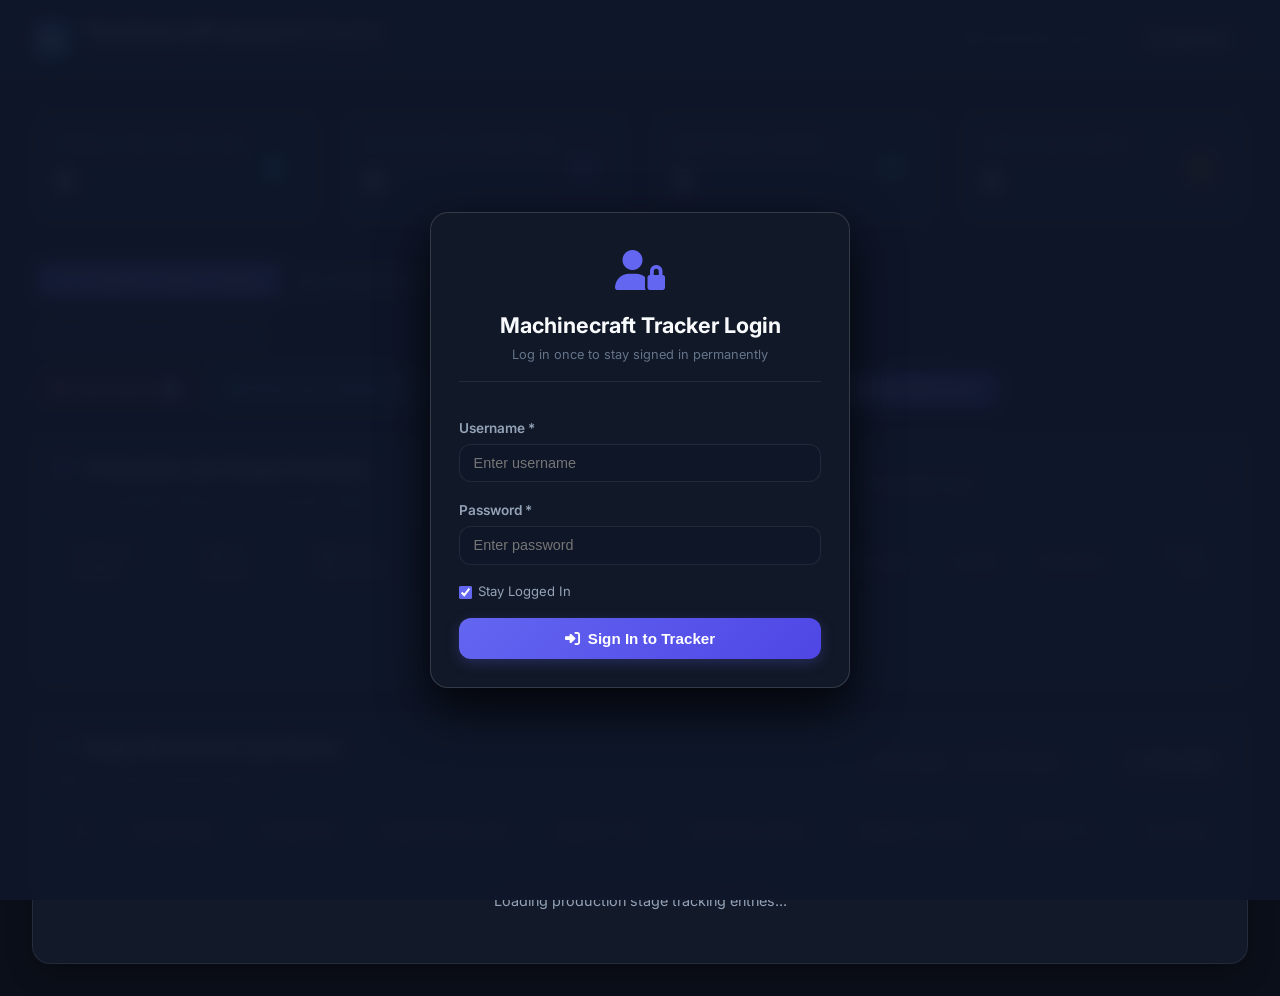
<file: static/index.html>
<!DOCTYPE html>
<html lang="en">
<head>
    <meta charset="UTF-8">
    <meta name="viewport" content="width=device-width, initial-scale=1.0">
    <title>Machinecraft Jacquard Production & Inventory Dashboard</title>
    <link rel="stylesheet" href="/static/styles.css">
    <link rel="stylesheet" href="https://cdnjs.cloudflare.com/ajax/libs/font-awesome/6.4.0/css/all.min.css">
</head>
<body>
    <div class="app-container">
        <!-- Header -->
        <header>
            <div class="header-content">
                <div class="brand">
                    <div class="brand-icon">
                        <i class="fa-solid fa-industry"></i>
                    </div>
                    <div>
                        <div class="brand-title">Machinecraft Jacquard Tracker</div>
                        <div style="font-size: 0.78rem; color: var(--text-dim);">Production Stage Tracking & Inventory Management</div>
                    </div>
                </div>


                <div class="header-actions">
                    <div class="status-indicator">
                        <span class="pulse-dot"></span>
                        <span>PostgreSQL Active</span>
                    </div>
                    <div id="user-profile-badge" style="display: none; align-items: center; gap: 0.5rem; font-size: 0.85rem; background: rgba(255,255,255,0.06); padding: 0.35rem 0.75rem; border-radius: 8px; border: 1px solid rgba(255,255,255,0.1);">
                        <i class="fa-solid fa-circle-user" style="color: var(--primary);"></i>
                        <span id="user-display-name">Admin</span>
                        <button class="btn btn-secondary" style="padding: 0.2rem 0.5rem; font-size: 0.75rem; margin-left: 0.25rem;" onclick="app.logout()">Logout</button>
                    </div>
                    <button class="btn btn-secondary" onclick="app.refreshData()">
                        <i class="fa-solid fa-rotate"></i> Refresh
                    </button>
                </div>
            </div>
        </header>

        <!-- Main Content -->
        <main>
            <!-- Stat Cards -->
            <div class="stats-grid">
                <div class="stat-card">
                    <div class="stat-info">
                        <div class="stat-label">Production Stage Logs</div>
                        <div class="stat-value" id="stat-total-logs">0</div>
                    </div>
                    <div class="stat-icon-wrapper icon-cyan">
                        <i class="fa-solid fa-clipboard-list"></i>
                    </div>
                </div>

                <div class="stat-card">
                    <div class="stat-info">
                        <div class="stat-label">Active Staff Operators</div>
                        <div class="stat-value" id="stat-active-staff">0</div>
                    </div>
                    <div class="stat-icon-wrapper icon-blue">
                        <i class="fa-solid fa-users"></i>
                    </div>
                </div>

                <div class="stat-card">
                    <div class="stat-info">
                        <div class="stat-label">Registered Boards</div>
                        <div class="stat-value" id="stat-total-boards">0</div>
                    </div>
                    <div class="stat-icon-wrapper icon-emerald">
                        <i class="fa-solid fa-microchip"></i>
                    </div>
                </div>

                <div class="stat-card">
                    <div class="stat-info">
                        <div class="stat-label">Low Stock Alerts</div>
                        <div class="stat-value" id="stat-low-stock">0</div>
                    </div>
                    <div class="stat-icon-wrapper icon-amber">
                        <i class="fa-solid fa-triangle-exclamation"></i>
                    </div>
                </div>
            </div>

            <!-- Controls & Action Bar -->
            <div class="controls-bar">
                <div class="tabs-container">
                    <button class="tab-btn active" id="tab-stage-logs" onclick="app.switchTab('stage-logs')">
                        <i class="fa-solid fa-list-check"></i> Production Stage Tracking
                    </button>
                    <button class="tab-btn" id="tab-inventory" onclick="app.switchTab('inventory')">
                        <i class="fa-solid fa-boxes-stacked"></i> Components Inventory
                    </button>
                    <button class="tab-btn" id="tab-testing" onclick="app.switchTab('testing')">
                        <i class="fa-solid fa-vial-circle-check"></i> Testing Tracking
                    </button>
                </div>

                <div class="actions-container">
                    <div class="search-box">
                        <i class="fa-solid fa-magnifying-glass search-icon"></i>
                        <input type="text" id="search-input" placeholder="Search logs, components, or test reports..." oninput="app.handleSearch()">
                    </div>

                    <!-- Stage Tracking Actions -->
                    <div id="stage-actions" style="display: flex; gap: 0.5rem; align-items: center;">
                        <a href="/report1" class="btn btn-secondary" style="text-decoration: none; display: inline-flex; align-items: center; gap: 0.4rem; background: rgba(239,68,68,0.15); color: #f87171; border: 1px solid rgba(239,68,68,0.3);">
                            <i class="fa-solid fa-file-pdf"></i> Daily Report 📄
                        </a>
                        <a href="/display" target="_blank" class="btn btn-secondary" style="text-decoration: none; display: inline-flex; align-items: center; gap: 0.4rem; background: rgba(56,189,248,0.15); color: #38bdf8; border: 1px solid rgba(56,189,248,0.3);">
                            <i class="fa-solid fa-desktop"></i> Shop Floor Display 📺
                        </a>

                        <button class="btn btn-secondary" onclick="app.openModal('manage-operators-modal')">
                            <i class="fa-solid fa-user-plus"></i> Staff Operators
                        </button>

                        <button class="btn btn-secondary" id="btn-manage-users" style="display: none;" onclick="app.openModal('manage-users-modal')">
                            <i class="fa-solid fa-users-gear"></i> User Accounts
                        </button>

                        <button class="btn btn-secondary" onclick="app.openModal('manage-boards-modal')">
                            <i class="fa-solid fa-plus"></i> Board Products
                        </button>

                        <button class="btn btn-primary" onclick="app.openStageLogModal()">
                            <i class="fa-solid fa-play"></i> Log Stage Movement
                        </button>
                    </div>

                    <!-- Components Inventory Actions -->
                    <div id="inventory-actions" style="display: none; gap: 0.5rem; align-items: center;">
                        <button class="btn btn-primary" onclick="app.openAddComponentModal()">
                            <i class="fa-solid fa-plus"></i> Add Component
                        </button>
                    </div>

                    <!-- Testing Tracking Actions -->
                    <div id="testing-actions" style="display: none; gap: 0.5rem; align-items: center;">
                        <button class="btn btn-secondary" onclick="app.openPhysicalBoardModal()">
                            <i class="fa-solid fa-barcode"></i> Register Serial No.
                        </button>

                        <button class="btn btn-primary" onclick="app.openTestReportModal()">
                            <i class="fa-solid fa-file-signature"></i> Log Test Report
                        </button>
                    </div>
                </div>


            </div>

            <!-- View 1: Production Stage Tracking Table -->
            <section id="stage-logs-view" class="view-section active">

                <!-- Stage Inventory Matrix Card -->
                <div class="table-card" style="margin-bottom: 1.5rem; padding: 1.25rem;">
                    <div style="display: flex; justify-content: space-between; align-items: center; flex-wrap: wrap; gap: 1rem; margin-bottom: 1rem;">
                        <div>
                            <h3 style="font-family: var(--font-head); font-size: 1.15rem; font-weight: 700; color: #fff; margin-bottom: 0.25rem;">
                                <i class="fa-solid fa-layer-group" style="color: var(--primary); margin-right: 0.5rem;"></i> Production Line Stage Inventory
                            </h3>
                            <span style="font-size: 0.82rem; color: var(--text-dim);">Live unit quantities sitting at each production stage</span>
                        </div>

                        <div style="display: flex; align-items: center; gap: 0.75rem;">
                            <label for="filter_matrix_line" style="font-size: 0.88rem; font-weight: 600; color: var(--text-muted); white-space: nowrap;">Production Line:</label>
                            <select id="filter_matrix_line" class="form-control" style="min-width: 240px; padding: 0.45rem 0.85rem;" onchange="app.loadStageMatrix()">
                                <!-- Populated dynamically -->
                            </select>
                        </div>
                    </div>

                    <div class="table-wrapper" style="max-height: 400px; overflow-x: auto;">
                        <table>
                            <thead>
                                <tr id="stage-matrix-thead-row">
                                    <th>Product Board</th>
                                    <th>Empty Board</th>
                                    <th>SMD Pick and Place</th>
                                    <th>Con. Pin Soldering</th>
                                    <th>Con. Dip Soldering</th>
                                    <th>Cleaning</th>
                                    <th>Testing</th>
                                    <th>Stock</th>
                                    <th>Delivery</th>
                                    <th style="text-align: right;">Total WIP</th>
                                </tr>
                            </thead>
                            <tbody id="stage-matrix-tbody">
                                <tr><td colspan="10" style="text-align: center; padding: 1.5rem; color: var(--text-muted);">Loading stage inventory...</td></tr>
                            </tbody>
                        </table>
                    </div>
                </div>

                <div class="table-card" style="padding: 1.25rem;">
                    <div style="display: flex; justify-content: space-between; align-items: center; flex-wrap: wrap; gap: 1rem; margin-bottom: 1rem;">
                        <div>
                            <h3 style="font-family: var(--font-head); font-size: 1.15rem; font-weight: 700; color: #fff; margin-bottom: 0.25rem;">
                                <i class="fa-solid fa-clock-rotate-left" style="color: var(--primary); margin-right: 0.5rem;"></i> Stage Movement Log History
                            </h3>
                            <span style="font-size: 0.82rem; color: var(--text-dim);">Real-time shift movement audit log</span>
                        </div>

                        <!-- Date Filter Selection Controls -->
                        <div style="display: flex; align-items: center; gap: 0.5rem; flex-wrap: wrap;">
                            <label for="filter_log_date" style="font-size: 0.88rem; font-weight: 600; color: var(--text-muted); white-space: nowrap;">Filter Date:</label>
                            <input type="date" id="filter_log_date" class="form-control" style="padding: 0.4rem 0.75rem; width: auto;" onchange="app.handleDateFilterChange()">
                            <button class="btn btn-secondary" style="padding: 0.4rem 0.75rem; font-size: 0.82rem;" onclick="app.clearDateFilter()">
                                <i class="fa-solid fa-xmark"></i> Clear Date
                            </button>
                        </div>
                    </div>

                    <div class="table-wrapper">
                        <table>
                            <thead>
                                <tr>
                                    <th>ID</th>
                                    <th>Timestamp</th>
                                    <th>Operator</th>
                                    <th>Production Line</th>
                                    <th>Board Type</th>
                                    <th>Previous Stage</th>
                                    <th>Current Stage</th>
                                    <th>Quantity</th>
                                    <th style="text-align: right;">Actions</th>
                                </tr>
                            </thead>
                            <tbody id="stage-logs-tbody">
                                <tr>
                                    <td colspan="9" style="text-align: center; color: var(--text-muted); padding: 2rem;">
                                        Loading production stage tracking entries...
                                    </td>
                                </tr>
                            </tbody>
                        </table>
                    </div>
                </div>

            </section>


            <!-- View 2: Inventory Grid -->
            <section id="inventory-view" class="view-section">
                <div class="table-card">
                    <div class="table-wrapper">
                        <table>
                            <thead>
                                <tr>
                                    <th>Part Number</th>
                                    <th>Type</th>
                                    <th>Footprint</th>
                                    <th>Current Stock</th>
                                    <th>Min Threshold</th>
                                    <th>Status</th>
                                    <th>Comments</th>
                                    <th style="text-align: right;">Actions</th>
                                </tr>
                            </thead>
                            <tbody id="inventory-tbody">
                                <tr>
                                    <td colspan="8" style="text-align: center; color: var(--text-muted); padding: 2rem;">
                                        Loading component inventory...
                                    </td>
                                </tr>
                            </tbody>
                        </table>
                    </div>
                </div>
            </section>

            <!-- View 3: Testing Tracking -->
            <section id="testing-view" class="view-section">
                <!-- Physical Boards Serial Summary Card -->
                <div class="table-card" style="margin-bottom: 1.5rem; padding: 1.25rem;">
                    <div style="display: flex; justify-content: space-between; align-items: center; flex-wrap: wrap; gap: 1rem; margin-bottom: 1rem;">
                        <div>
                            <h3 style="font-family: var(--font-head); font-size: 1.15rem; font-weight: 700; color: #fff; margin-bottom: 0.25rem;">
                                <i class="fa-solid fa-microchip" style="color: var(--primary); margin-right: 0.5rem;"></i> Physical Board Serials
                            </h3>
                            <span style="font-size: 0.82rem; color: var(--text-dim);">Individual board units registered for testing</span>
                        </div>

                        <div style="display: flex; align-items: center; gap: 0.75rem;">
                            <label for="filter_board_status" style="font-size: 0.88rem; font-weight: 600; color: var(--text-muted); white-space: nowrap;">Status Filter:</label>
                            <select id="filter_board_status" class="form-control" style="min-width: 180px; padding: 0.45rem 0.85rem;" onchange="app.renderPhysicalBoards()">
                                <option value="">All Statuses</option>
                                <option value="IN_TESTING">IN_TESTING</option>
                                <option value="PASSED">PASSED</option>
                                <option value="REJECTED">REJECTED</option>
                            </select>
                        </div>
                    </div>

                    <div class="table-wrapper" style="max-height: 220px; overflow-y: auto;">
                        <table>
                            <thead>
                                <tr>
                                    <th>Serial Number</th>
                                    <th>Product Board Model</th>
                                    <th>Registration Date</th>
                                    <th>Current Status</th>
                                </tr>
                            </thead>
                            <tbody id="physical-boards-tbody">
                                <tr><td colspan="4" style="text-align: center; color: var(--text-muted); padding: 1.5rem;">Loading registered physical boards...</td></tr>
                            </tbody>
                        </table>
                    </div>
                </div>

                <!-- Unified Test Reports Table Card -->
                <div class="table-card" style="padding: 1.25rem;">
                    <div style="display: flex; justify-content: space-between; align-items: center; flex-wrap: wrap; gap: 1rem; margin-bottom: 1rem;">
                        <div>
                            <h3 style="font-family: var(--font-head); font-size: 1.15rem; font-weight: 700; color: #fff; margin-bottom: 0.25rem;">
                                <i class="fa-solid fa-file-waveform" style="color: var(--primary); margin-right: 0.5rem;"></i> Unified Test Reports Log
                            </h3>
                            <span style="font-size: 0.82rem; color: var(--text-dim);">Comprehensive QA reports with JSON test measurements</span>
                        </div>

                        <!-- Test Report Filter Controls -->
                        <div style="display: flex; align-items: center; gap: 0.5rem; flex-wrap: wrap;">
                            <label for="filter_test_type" style="font-size: 0.88rem; font-weight: 600; color: var(--text-muted); white-space: nowrap;">Test Type:</label>
                            <select id="filter_test_type" class="form-control" style="padding: 0.4rem 0.75rem; width: auto;" onchange="app.handleTestReportFilterChange()">
                                <option value="">All Test Types</option>
                                <option value="8_HOURS_ON_OFF">8 Hours On/Off Test</option>
                                <option value="SECO_BOARD_QA">Seco Board QA</option>
                                <option value="DISPLAY_UNIT_QA">Display Unit QA</option>
                            </select>

                            <label for="filter_test_status" style="font-size: 0.88rem; font-weight: 600; color: var(--text-muted); white-space: nowrap;">Outcome:</label>
                            <select id="filter_test_status" class="form-control" style="padding: 0.4rem 0.75rem; width: auto;" onchange="app.handleTestReportFilterChange()">
                                <option value="">All Outcomes</option>
                                <option value="PASS">PASS</option>
                                <option value="FAIL">FAIL</option>
                            </select>

                            <label for="filter_test_date" style="font-size: 0.88rem; font-weight: 600; color: var(--text-muted); white-space: nowrap;">Date:</label>
                            <input type="date" id="filter_test_date" class="form-control" style="padding: 0.4rem 0.75rem; width: auto;" onchange="app.handleTestReportFilterChange()">
                            
                            <button class="btn btn-secondary" style="padding: 0.4rem 0.75rem; font-size: 0.82rem;" onclick="app.clearTestReportFilters()">
                                <i class="fa-solid fa-xmark"></i> Clear
                            </button>
                        </div>
                    </div>

                    <div class="table-wrapper">
                        <table>
                            <thead>
                                <tr>
                                    <th>Report ID</th>
                                    <th>Serial Number</th>
                                    <th>Product Board</th>
                                    <th>Test Type</th>
                                    <th>Operator</th>
                                    <th>Timestamp</th>
                                    <th>Outcome</th>
                                    <th>Test Data Metrics</th>
                                    <th>Remarks</th>
                                    <th style="text-align: right;">Actions</th>
                                </tr>
                            </thead>
                            <tbody id="test-reports-tbody">
                                <tr>
                                    <td colspan="10" style="text-align: center; color: var(--text-muted); padding: 2rem;">
                                        Loading test reports...
                                    </td>
                                </tr>
                            </tbody>
                        </table>
                    </div>
                </div>
            </section>

        </main>
    </div>

    <!-- Modal 1: Log Stage Movement -->
    <div class="modal-overlay" id="stage-log-modal">
        <div class="modal">
            <div class="modal-header">
                <div class="modal-title">Log Production Stage Movement</div>
                <button class="close-btn" onclick="app.closeModal('stage-log-modal')">&times;</button>
            </div>
            <form id="stage-log-form" onsubmit="app.submitStageLog(event)">
                <div class="form-group">
                    <label class="form-label" for="log_operator_id">User Account *</label>
                    <select id="log_operator_id" class="form-control" required>
                        <!-- Populated dynamically -->
                    </select>
                </div>

                <div class="form-row">
                    <div class="form-group">
                        <label class="form-label" for="log_production_line">Production Line Category *</label>
                        <select id="log_production_line" class="form-control" required onchange="app.onProductionLineChange()">
                            <!-- Populated dynamically based on registered boards -->
                        </select>
                    </div>

                    <div class="form-group">
                        <label class="form-label" for="log_board_type_id">Product Board *</label>
                        <select id="log_board_type_id" class="form-control" required>
                            <!-- Filtered dynamically by production line -->
                        </select>
                    </div>
                </div>


                <div class="form-row">
                    <div class="form-group">
                        <label class="form-label" for="log_previous_stage">Previous Stage *</label>
                        <select id="log_previous_stage" class="form-control" required>
                            <option value="Empty Board" selected>Empty Board</option>
                            <option value="SMD Pick and Place">SMD Pick and Place</option>
                            <option value="Con. Pin Soldering">Con. Pin Soldering</option>
                            <option value="Con. Dip Soldering">Con. Dip Soldering</option>
                            <option value="Cleaning">Cleaning</option>
                            <option value="Testing">Testing</option>
                            <option value="Stock">Stock</option>
                            <option value="Delivery">Delivery</option>
                        </select>
                    </div>
                    <div class="form-group">
                        <label class="form-label" for="log_current_stage">Current Stage *</label>
                        <select id="log_current_stage" class="form-control" required>
                            <option value="Empty Board">Empty Board</option>
                            <option value="SMD Pick and Place" selected>SMD Pick and Place</option>
                            <option value="Con. Pin Soldering">Con. Pin Soldering</option>
                            <option value="Con. Dip Soldering">Con. Dip Soldering</option>
                            <option value="Cleaning">Cleaning</option>
                            <option value="Testing">Testing</option>
                            <option value="Stock">Stock</option>
                            <option value="Delivery">Delivery</option>
                        </select>
                    </div>
                </div>



                <div class="form-group">
                    <label class="form-label" for="log_quantity">Quantity Produced / Shift *</label>
                    <input type="number" id="log_quantity" class="form-control" min="1" value="100" required>
                </div>

                <div style="display: flex; justify-content: flex-end; gap: 0.75rem; margin-top: 1.5rem;">
                    <button type="button" class="btn btn-secondary" onclick="app.closeModal('stage-log-modal')">Cancel</button>
                    <button type="submit" class="btn btn-primary"><i class="fa-solid fa-play"></i> Log Stage Movement</button>
                </div>
            </form>
        </div>
    </div>

    <!-- Modal 2: Manage Staff Operators -->
    <div class="modal-overlay" id="manage-operators-modal">
        <div class="modal">
            <div class="modal-header">
                <div class="modal-title">Staff Operators List</div>
                <button class="close-btn" onclick="app.closeModal('manage-operators-modal')">&times;</button>
            </div>
            <form onsubmit="app.addOperator(event)" style="margin-bottom: 1.25rem;">
                <div class="form-row">
                    <input type="text" id="new_operator_name" class="form-control" placeholder="New operator name e.g. DilliBabu" required>
                    <button type="submit" class="btn btn-primary"><i class="fa-solid fa-plus"></i> Add Staff</button>
                </div>
            </form>
            <div class="table-wrapper" style="max-height: 250px; overflow-y: auto;">
                <table>
                    <thead>
                        <tr><th>Name</th><th>Email</th><th>Status</th></tr>
                    </thead>
                    <tbody id="operators-list-tbody"></tbody>
                </table>
            </div>
        </div>
    </div>

    <!-- Modal 3: Manage Boards -->
    <div class="modal-overlay" id="manage-boards-modal">
        <div class="modal">
            <div class="modal-header">
                <div class="modal-title">Product Boards List</div>
                <button class="close-btn" onclick="app.closeModal('manage-boards-modal')">&times;</button>
            </div>
            <form onsubmit="app.addBoard(event)" style="margin-bottom: 1.25rem;">
                <div class="form-row">
                    <input type="text" id="new_board_name" class="form-control" placeholder="Board name e.g. MNT CLCard Even 🟢" required>
                    <input type="text" id="new_board_category" class="form-control" placeholder="Line Category e.g. 35">
                    <button type="submit" class="btn btn-primary"><i class="fa-solid fa-plus"></i> Add Board</button>
                </div>
            </form>
            <div class="table-wrapper" style="max-height: 250px; overflow-y: auto;">
                <table>
                    <thead>
                        <tr><th>Board Name</th><th>Line Category</th><th style="text-align: right;">Actions</th></tr>
                    </thead>
                    <tbody id="boards-list-tbody"></tbody>
                </table>
            </div>
        </div>
    </div>

    <!-- Modal 3b: Edit Board -->
    <div class="modal-overlay" id="edit-board-modal">
        <div class="modal" style="max-width: 450px;">
            <div class="modal-header">
                <div class="modal-title" id="edit-board-modal-title">Edit Board Product</div>
                <button class="close-btn" onclick="app.closeModal('edit-board-modal')">&times;</button>
            </div>
            <form onsubmit="app.saveBoardEdit(event)">
                <input type="hidden" id="edit_board_id">
                <div class="form-group">
                    <label class="form-label" for="edit_board_name">Board Name *</label>
                    <input type="text" id="edit_board_name" class="form-control" required placeholder="e.g. MNT CLCard Even 🟢">
                </div>
                <div class="form-group">
                    <label class="form-label" for="edit_board_category">Production Line Category *</label>
                    <input type="text" id="edit_board_category" class="form-control" placeholder="e.g. MACHINECRAFT JACQUARD, 35, 25" required>
                </div>
                <div style="display: flex; justify-content: flex-end; gap: 0.75rem; margin-top: 1.5rem;">
                    <button type="button" class="btn btn-secondary" onclick="app.closeModal('edit-board-modal')">Cancel</button>
                    <button type="submit" class="btn btn-primary"><i class="fa-solid fa-floppy-disk"></i> Save Changes</button>
                </div>
            </form>
        </div>
    </div>

    <!-- Modal 4: Add Component -->
    <div class="modal-overlay" id="add-component-modal">
        <div class="modal">
            <div class="modal-header">
                <div class="modal-title" id="modal-component-title">Add New Component</div>
                <button class="close-btn" onclick="app.closeModal('add-component-modal')">&times;</button>
            </div>
            <form id="component-form" onsubmit="app.saveComponent(event)">
                <div class="form-group">
                    <label class="form-label" for="part_number">Part Number *</label>
                    <input type="text" id="part_number" class="form-control" required placeholder="e.g. RES-10K-0805">
                </div>

                <div class="form-row">
                    <div class="form-group">
                        <label class="form-label" for="type">Type</label>
                        <input type="text" id="type" class="form-control" placeholder="e.g. Resistor, IC">
                    </div>
                    <div class="form-group">
                        <label class="form-label" for="footprint">Footprint</label>
                        <input type="text" id="footprint" class="form-control" placeholder="e.g. 0805, QFN32">
                    </div>
                </div>

                <div class="form-row">
                    <div class="form-group">
                        <label class="form-label" for="current_stock">Initial Stock *</label>
                        <input type="number" id="current_stock" class="form-control" min="0" value="0" required>
                    </div>
                    <div class="form-group">
                        <label class="form-label" for="minimum_threshold">Minimum Threshold *</label>
                        <input type="number" id="minimum_threshold" class="form-control" min="0" value="10" required>
                    </div>
                </div>

                <div class="form-group">
                    <label class="form-label" for="comments">Comments</label>
                    <textarea id="comments" class="form-control" rows="3" placeholder="Optional notes"></textarea>
                </div>

                <div style="display: flex; justify-content: flex-end; gap: 0.75rem; margin-top: 1.5rem;">
                    <button type="button" class="btn btn-secondary" onclick="app.closeModal('add-component-modal')">Cancel</button>
                    <button type="submit" class="btn btn-primary">Save Component</button>
                </div>
            </form>
        </div>
    </div>

    <!-- Modal 5: Register Physical Board -->
    <div class="modal-overlay" id="physical-board-modal">
        <div class="modal">
            <div class="modal-header">
                <div class="modal-title">Register Physical Board Serial</div>
                <button class="close-btn" onclick="app.closeModal('physical-board-modal')">&times;</button>
            </div>
            <form id="physical-board-form" onsubmit="app.submitPhysicalBoard(event)">
                <div class="form-group">
                    <label class="form-label" for="phys_serial_number">Board Serial Number *</label>
                    <input type="text" id="phys_serial_number" class="form-control" required placeholder="e.g. SN-JAC-2026-001">
                </div>

                <div class="form-group">
                    <label class="form-label" for="phys_product_id">Product Board Model *</label>
                    <select id="phys_product_id" class="form-control" required>
                        <!-- Populated dynamically -->
                    </select>
                </div>

                <div class="form-group">
                    <label class="form-label" for="phys_current_status">Initial Status *</label>
                    <select id="phys_current_status" class="form-control" required>
                        <option value="IN_TESTING" selected>IN_TESTING</option>
                        <option value="PASSED">PASSED</option>
                        <option value="REJECTED">REJECTED</option>
                    </select>
                </div>

                <div style="display: flex; justify-content: flex-end; gap: 0.75rem; margin-top: 1.5rem;">
                    <button type="button" class="btn btn-secondary" onclick="app.closeModal('physical-board-modal')">Cancel</button>
                    <button type="submit" class="btn btn-primary"><i class="fa-solid fa-plus"></i> Register Serial</button>
                </div>
            </form>
        </div>
    </div>

    <!-- Modal 6: Log Test Report -->
    <div class="modal-overlay" id="test-report-modal">
        <div class="modal" style="max-width: 650px;">
            <div class="modal-header">
                <div class="modal-title">Log Test Report (JSON Metrics)</div>
                <button class="close-btn" onclick="app.closeModal('test-report-modal')">&times;</button>
            </div>
            <form id="test-report-form" onsubmit="app.submitTestReport(event)">
                <div class="form-row">
                    <div class="form-group">
                        <label class="form-label" for="report_production_line">Production Line *</label>
                        <select id="report_production_line" class="form-control" required onchange="app.onReportProductionLineChange()">
                            <!-- Populated dynamically -->
                        </select>
                    </div>

                    <div class="form-group">
                        <label class="form-label" for="report_product_id">Product Board Model *</label>
                        <select id="report_product_id" class="form-control" required>
                            <!-- Populated dynamically based on production line -->
                        </select>
                    </div>
                </div>

                <div class="form-row">
                    <div class="form-group">
                        <label class="form-label" for="report_board_serial">Board Serial Number *</label>
                        <input type="text" id="report_board_serial" class="form-control" required placeholder="e.g. SN-JAC-2026-002">
                    </div>

                    <div class="form-group">
                        <label class="form-label" for="report_operator_id">User Account *</label>
                        <select id="report_operator_id" class="form-control" required>
                            <!-- Populated dynamically -->
                        </select>
                    </div>
                </div>


                <div class="form-row">
                    <div class="form-group">
                        <label class="form-label" for="report_test_type">Test Type *</label>
                        <select id="report_test_type" class="form-control" required onchange="app.onTestTypeTemplateChange()">
                            <option value="8_HOURS_ON_OFF">8 Hours On/Off Test</option>
                            <option value="SECO_BOARD_QA">Seco Board QA Test</option>
                            <option value="DISPLAY_UNIT_QA">Display Unit QA Test</option>
                            <option value="CUSTOM_QA">Custom QA Test</option>
                        </select>
                    </div>

                    <div class="form-group">
                        <label class="form-label" for="report_overall_status">Overall Outcome *</label>
                        <select id="report_overall_status" class="form-control" required>
                            <option value="PASS" selected>PASS 🟢</option>
                            <option value="FAIL">FAIL 🔴</option>
                        </select>
                    </div>
                </div>

                <div class="form-group">
                    <div style="display: flex; justify-content: space-between; align-items: center; margin-bottom: 0.35rem;">
                        <label class="form-label" for="report_test_data" style="margin-bottom: 0;">Test Data Metrics (JSON Format) *</label>
                        <button type="button" class="btn btn-secondary" style="padding: 0.2rem 0.5rem; font-size: 0.75rem;" onclick="app.loadTestTemplate()">
                            Load Template JSON
                        </button>
                    </div>
                    <textarea id="report_test_data" class="form-control" rows="6" style="font-family: monospace; font-size: 0.85rem;" required></textarea>
                </div>

                <div class="form-group">
                    <label class="form-label" for="report_remarks">Remarks / Technical Observations</label>
                    <textarea id="report_remarks" class="form-control" rows="2" placeholder="Optional notes..."></textarea>
                </div>

                <div style="display: flex; justify-content: flex-end; gap: 0.75rem; margin-top: 1.5rem;">
                    <button type="button" class="btn btn-secondary" onclick="app.closeModal('test-report-modal')">Cancel</button>
                    <button type="submit" class="btn btn-primary"><i class="fa-solid fa-file-signature"></i> Save Test Report</button>
                </div>
            </form>
        </div>
    </div>

    <!-- Modal 7: View JSON Test Data Detail -->
    <div class="modal-overlay" id="view-json-modal">
        <div class="modal" style="max-width: 550px;">
            <div class="modal-header">
                <div class="modal-title" id="json-modal-title">Test Data JSON Metrics</div>
                <button class="close-btn" onclick="app.closeModal('view-json-modal')">&times;</button>
            </div>
            <pre id="json-modal-content" style="background: rgba(15, 23, 42, 0.8); color: #38bdf8; padding: 1rem; border-radius: 8px; font-family: monospace; overflow-x: auto; max-height: 350px; border: 1px solid rgba(255,255,255,0.1);"></pre>
            <div style="display: flex; justify-content: flex-end; margin-top: 1rem;">
                <button type="button" class="btn btn-secondary" onclick="app.closeModal('view-json-modal')">Close</button>
            </div>
        </div>
    </div>

    <!-- Modal 8: Persistent 1-Time Login Modal -->
    <div class="modal-overlay" id="auth-login-modal" style="background: rgba(15, 23, 42, 0.95); backdrop-filter: blur(8px);">
        <div class="modal" style="max-width: 420px; border: 1px solid rgba(255, 255, 255, 0.15); box-shadow: 0 20px 50px rgba(0,0,0,0.8);">
            <div class="modal-header" style="justify-content: center; text-align: center; border-bottom: 1px solid rgba(255,255,255,0.08); padding-bottom: 1rem;">
                <div>
                    <div style="font-size: 2.5rem; color: var(--primary); margin-bottom: 0.5rem;"><i class="fa-solid fa-user-lock"></i></div>
                    <div class="modal-title" style="font-size: 1.35rem; font-weight: 700;">Machinecraft Tracker Login</div>
                    <div style="font-size: 0.8rem; color: var(--text-dim); margin-top: 0.25rem;">Log in once to stay signed in permanently</div>
                </div>
            </div>
            <form id="auth-login-form" onsubmit="app.handleLogin(event)" style="padding-top: 1rem;">
                <div class="form-group">
                    <label class="form-label" for="login_username">Username *</label>
                    <input type="text" id="login_username" class="form-control" required placeholder="Enter username">
                </div>

                <div class="form-group">
                    <label class="form-label" for="login_password">Password *</label>
                    <input type="password" id="login_password" class="form-control" required placeholder="Enter password">
                </div>

                <div style="display: flex; align-items: center; justify-content: space-between; margin-bottom: 1rem; font-size: 0.82rem; color: var(--text-muted);">
                    <label style="display: flex; align-items: center; gap: 0.4rem; cursor: pointer;">
                        <input type="checkbox" id="login_remember" checked style="accent-color: var(--primary);"> Stay Logged In
                    </label>
                </div>

                <button type="submit" class="btn btn-primary" style="width: 100%; padding: 0.75rem; font-weight: 600; font-size: 0.95rem; justify-content: center;">
                    <i class="fa-solid fa-right-to-bracket"></i> Sign In to Tracker
                </button>
            </form>
        </div>
    </div>

    <!-- Modal 9: Manage User Accounts (Admin Only) -->
    <div class="modal-overlay" id="manage-users-modal">
        <div class="modal" style="max-width: 620px;">
            <div class="modal-header">
                <div class="modal-title"><i class="fa-solid fa-users-gear" style="color: var(--primary);"></i> User Account Management</div>
                <button class="close-btn" onclick="app.closeModal('manage-users-modal')">&times;</button>
            </div>
            
            <form onsubmit="app.addUser(event)" style="margin-bottom: 1.5rem; background: rgba(15,23,42,0.6); padding: 1rem; border-radius: 8px; border: 1px solid rgba(255,255,255,0.08);">
                <div style="font-weight: 600; margin-bottom: 0.75rem; color: var(--text-main); font-size: 0.95rem;">Add New User Account</div>
                <div class="form-row">
                    <div class="form-group">
                        <label class="form-label" for="new_user_username">Username *</label>
                        <input type="text" id="new_user_username" class="form-control" required placeholder="e.g. operator1">
                    </div>
                    <div class="form-group">
                        <label class="form-label" for="new_user_password">Password *</label>
                        <input type="password" id="new_user_password" class="form-control" required placeholder="New account password">
                    </div>
                </div>
                <div class="form-row">
                    <div class="form-group">
                        <label class="form-label" for="new_user_role">Role *</label>
                        <select id="new_user_role" class="form-control">
                            <option value="operator">Operator (Shop Floor)</option>
                            <option value="tester">QA Tester (Testing Room)</option>
                            <option value="admin">Administrator</option>
                        </select>
                    </div>
                    <div class="form-group">
                        <label class="form-label" for="new_user_email">Email (Optional)</label>
                        <input type="email" id="new_user_email" class="form-control" placeholder="user@machinecraft.com">
                    </div>
                </div>
                <button type="submit" class="btn btn-primary" style="width: 100%; justify-content: center; margin-top: 0.25rem;">
                    <i class="fa-solid fa-user-plus"></i> Create User Account
                </button>
            </form>

            <div style="font-weight: 600; margin-bottom: 0.5rem; color: var(--text-main); font-size: 0.95rem;">Registered Staff User Accounts</div>
            <div class="table-wrapper" style="max-height: 200px; overflow-y: auto;">
                <table>
                    <thead>
                        <tr>
                            <th>Username</th>
                            <th>Role</th>
                            <th>Email</th>
                            <th>Created Date</th>
                        </tr>
                    </thead>
                    <tbody id="users-list-tbody">
                        <tr><td colspan="4" style="text-align: center; color: var(--text-muted);">Loading user accounts...</td></tr>
                    </tbody>
                </table>
            </div>
            
            <div style="display: flex; justify-content: flex-end; margin-top: 1.25rem;">
                <button type="button" class="btn btn-secondary" onclick="app.closeModal('manage-users-modal')">Close</button>
            </div>
        </div>
    </div>

    <div class="toast-container" id="toast-container"></div>
    <script src="/static/app.js"></script>
</body>
</html>
</file>
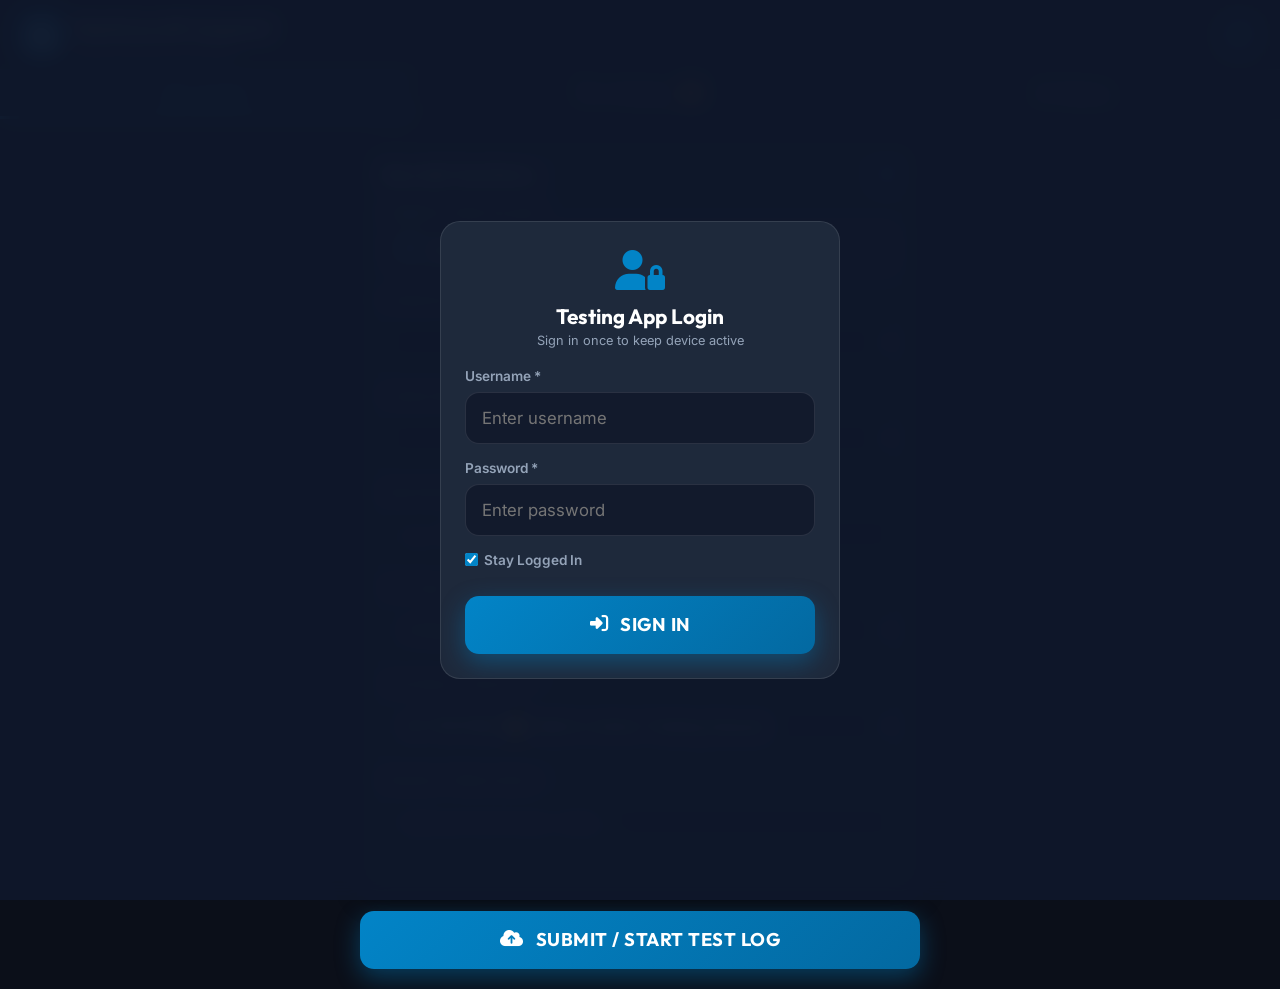
<file: static/testing/index.html>
<!DOCTYPE html>
<html lang="en">
<head>
    <meta charset="UTF-8">
    <meta name="viewport" content="width=device-width, initial-scale=1.0, maximum-scale=1.0, user-scalable=no">
    <meta name="theme-color" content="#0284c7">
    <title>Machinecraft Jacquard QA & Testing App</title>
    <link rel="manifest" href="/static/testing/manifest.json">
    <link rel="stylesheet" href="/static/testing/styles.css">
    <link rel="stylesheet" href="https://cdnjs.cloudflare.com/ajax/libs/font-awesome/6.4.0/css/all.min.css">
</head>
<body>

    <!-- Mobile Header -->
    <header>
        <div class="brand-mobile">
            <div class="brand-logo">
                <i class="fa-solid fa-vial-circle-check"></i>
            </div>
            <div>
                <div class="brand-title">Machinecraft Jacquard</div>
                <div style="font-size: 0.75rem; color: var(--text-secondary);">Quality Assurance & Testing</div>
            </div>
        </div>

        <button class="btn-refresh" onclick="app.refreshData()" title="Refresh Data">
            <i class="fa-solid fa-rotate-right"></i>
        </button>
    </header>

    <!-- Navigation Tabs -->
    <nav class="tab-bar">
        <div class="tab-item active" id="tab-btn-log" onclick="app.switchTab('log')">
            <i class="fa-solid fa-pen-to-square"></i> Log Test
        </div>
        <div class="tab-item" id="tab-btn-undertest" onclick="app.switchTab('undertest')">
            <i class="fa-solid fa-clock-rotate-left"></i> In-Testing <span id="undertest-count-pill" class="pill-badge">0</span>
        </div>
        <div class="tab-item" id="tab-btn-history" onclick="app.switchTab('history')">
            <i class="fa-solid fa-list-check"></i> History
        </div>
    </nav>

    <!-- Main Container -->
    <main>
        <!-- Tab 1: Start / Log Test Report -->
        <section id="tab-log" class="tab-content active">
            <form id="testing-form" onsubmit="app.submitTestingReport(event)">
                <div class="card">
                    <div class="card-title">
                        <span>New QA Test Entry</span>
                        <i class="fa-solid fa-shield-halved" style="color: var(--primary);"></i>
                    </div>

                    <div class="form-group">
                        <label>Logged-in User Account</label>
                        <div style="background: rgba(255,255,255,0.06); border: 1px solid rgba(255,255,255,0.15); border-radius: 8px; padding: 0.75rem 1rem; color: #fff; font-weight: 600; display: flex; align-items: center; gap: 0.5rem;">
                            <i class="fa-solid fa-user-circle" style="color: #0284c7; font-size: 1.1rem;"></i>
                            <span id="display_testing_user">Loading User...</span>
                        </div>
                        <input type="hidden" id="test_operator_id" value="">
                    </div>

                    <div class="form-group">
                        <label for="test_line">Production Line Category *</label>
                        <select id="test_line" class="input-mobile" required onchange="app.onTestingLineChange()">
                            <!-- Populated dynamically -->
                        </select>
                    </div>

                    <div class="form-group">
                        <label for="test_board_id">Product Board Model *</label>
                        <select id="test_board_id" class="input-mobile" required>
                            <!-- Filtered dynamically by selected production line -->
                        </select>
                    </div>

                    <div class="form-group">
                        <label for="test_serial_number">Board Serial Number *</label>
                        <input type="text" id="test_serial_number" class="input-mobile" required placeholder="e.g. SN-JAC-2026-001">
                    </div>

                    <div class="form-group">
                        <label for="test_type">Test Type *</label>
                        <select id="test_type" class="input-mobile" required onchange="app.onTestTypeChange()">
                            <option value="8_HOURS_ON_OFF" selected>8 Hours On/Off Test</option>
                            <option value="SECO_BOARD_QA">Seco Board QA Test</option>
                            <option value="DISPLAY_UNIT_QA">Display Unit QA Test</option>
                            <option value="CUSTOM_QA">Custom QA Test</option>
                        </select>
                    </div>

                    <div class="form-group">
                        <label for="test_overall_status">Test Status / Outcome *</label>
                        <select id="test_overall_status" class="input-mobile" required>
                            <option value="IN_TESTING" selected>IN-TESTING 🟡 (Add to Active Testing Queue)</option>
                            <option value="PASS">PASS 🟢 (Complete Test Immediately)</option>
                            <option value="FAIL">FAIL 🔴 (Complete Test Immediately)</option>
                        </select>
                    </div>

                    <div class="form-group">
                        <label for="test_remarks">Remarks / Observations</label>
                        <input type="text" id="test_remarks" class="input-mobile" placeholder="Optional technician notes...">
                    </div>

                </div>

                <button type="submit" class="btn-submit-giant">
                    <i class="fa-solid fa-cloud-arrow-up"></i> SUBMIT / START TEST LOG
                </button>
            </form>
        </section>

        <!-- Tab 2: Boards Under Test (Active Queue) -->
        <section id="tab-undertest" class="tab-content">
            <div class="card">
                <div class="card-title">
                    <span>Boards Currently Under Test</span>
                    <span id="undertest-badge" class="badge-count" style="background: rgba(245, 158, 11, 0.2); color: #fbbf24;">0 Active</span>
                </div>
                <div id="undertest-list-container">
                    <div style="text-align: center; padding: 2rem; color: var(--text-secondary);">Loading active boards under test...</div>
                </div>
            </div>
        </section>

        <!-- Tab 3: Completed Test Reports -->
        <section id="tab-history" class="tab-content">
            <div class="card">
                <div class="card-title">
                    <span>Completed Test Reports</span>
                    <span id="logs-count-badge" class="badge-count">0 logs</span>
                </div>
                <div id="reports-list-container">
                    <div style="text-align: center; padding: 2rem; color: var(--text-secondary);">Loading test history...</div>
                </div>
            </div>
        </section>
    </main>

    <!-- Modal 1: Update Outcome for Board Under Test -->
    <div class="modal-overlay" id="update-outcome-modal">
        <div class="modal-card">
            <div class="modal-header">
                <div style="font-family: var(--font-head); font-weight: 700; font-size: 1.1rem;">Update Final Test Outcome</div>
                <button class="close-btn" onclick="app.closeModal('update-outcome-modal')">&times;</button>
            </div>
            <form id="update-outcome-form" onsubmit="app.submitFinalOutcome(event)" style="padding: 1.25rem; overflow-y: auto;">
                <div class="form-group">
                    <label>Board Serial Number</label>
                    <input type="text" id="modal_serial_display" class="input-mobile" readonly style="background: rgba(255,255,255,0.05); color: #38bdf8; font-weight: 700; font-family: monospace;">
                </div>

                <div class="form-group">
                    <label>Logged-in User Account</label>
                    <div style="background: rgba(255,255,255,0.06); border: 1px solid rgba(255,255,255,0.15); border-radius: 8px; padding: 0.75rem 1rem; color: #fff; font-weight: 600; display: flex; align-items: center; gap: 0.5rem;">
                        <i class="fa-solid fa-user-circle" style="color: #0284c7; font-size: 1.1rem;"></i>
                        <span id="display_modal_testing_user">Loading User...</span>
                    </div>
                    <input type="hidden" id="modal_operator_id" value="">
                </div>

                <div class="form-group">
                    <label for="modal_test_type">Test Type *</label>
                    <select id="modal_test_type" class="input-mobile" required onchange="app.onModalTestTypeChange()">
                        <option value="8_HOURS_ON_OFF" selected>8 Hours On/Off Test</option>
                        <option value="SECO_BOARD_QA">Seco Board QA Test</option>
                        <option value="DISPLAY_UNIT_QA">Display Unit QA Test</option>
                        <option value="CUSTOM_QA">Custom QA Test</option>
                    </select>
                </div>

                <div class="form-group">
                    <label for="modal_final_status">Test Status / Outcome *</label>
                    <select id="modal_final_status" class="input-mobile" required>
                        <option value="IN_TESTING">IN-TESTING 🟡 (Save Progress & Keep Active)</option>
                        <option value="PASS" selected>PASSED 🟢 (Complete Test)</option>
                        <option value="FAIL">REJECTED 🔴 (Complete Test)</option>
                    </select>
                </div>

                <!-- Structured Dynamic Test Fields per Test Type -->
                <div id="dynamic-test-fields"></div>

                <div class="form-group">
                    <label for="modal_remarks">Closing Remarks / Observations</label>
                    <input type="text" id="modal_remarks" class="input-mobile" placeholder="e.g. Burn-in completed with zero errors">
                </div>


                <button type="submit" class="btn-submit-giant" style="background: linear-gradient(135deg, #059669, #10b981);">
                    <i class="fa-solid fa-circle-check"></i> SAVE FINAL OUTCOME & CLOSE TEST
                </button>
            </form>
        </div>
    </div>

    <!-- Modal 2: JSON Metrics View Overlay -->
    <div class="modal-overlay" id="json-view-modal">
        <div class="modal-card">
            <div class="modal-header">
                <div style="font-family: var(--font-head); font-weight: 700; font-size: 1.1rem;" id="modal-json-title">Test Telemetry JSON</div>
                <button class="close-btn" onclick="app.closeModal('json-view-modal')">&times;</button>
            </div>
            <pre id="modal-json-content" class="json-code-block"></pre>
        </div>
    </div>

    <!-- Persistent Login Modal for Testing PWA -->
    <div class="modal-overlay" id="auth-login-modal" style="background: rgba(15, 23, 42, 0.96); backdrop-filter: blur(10px); display: flex; align-items: center; justify-content: center; padding: 1.25rem;">
        <div class="modal-card" style="max-width: 400px; padding: 1.5rem;">
            <div style="text-align: center; margin-bottom: 1.25rem;">
                <div style="font-size: 2.5rem; color: #0284c7; margin-bottom: 0.5rem;"><i class="fa-solid fa-user-lock"></i></div>
                <div style="font-family: var(--font-head); font-size: 1.3rem; font-weight: 700; color: #fff;">Testing App Login</div>
                <div style="font-size: 0.8rem; color: var(--text-secondary); margin-top: 0.2rem;">Sign in once to keep device active</div>
            </div>
            <form id="auth-login-form" onsubmit="app.handleLogin(event)">
                <div class="form-group" style="margin-bottom: 1rem;">
                    <label for="login_username" style="font-size: 0.85rem; color: var(--text-secondary);">Username *</label>
                    <input type="text" id="login_username" class="input-mobile" required placeholder="Enter username">
                </div>
                <div class="form-group" style="margin-bottom: 1rem;">
                    <label for="login_password" style="font-size: 0.85rem; color: var(--text-secondary);">Password *</label>
                    <input type="password" id="login_password" class="input-mobile" required placeholder="Enter password">
                </div>
                <div style="display: flex; align-items: center; justify-content: space-between; margin-bottom: 1.25rem; font-size: 0.8rem; color: var(--text-secondary);">
                    <label style="display: flex; align-items: center; gap: 0.4rem;">
                        <input type="checkbox" id="login_remember" checked style="accent-color: #0284c7;"> Stay Logged In
                    </label>
                </div>
                <button type="submit" class="btn-submit-giant" style="margin-top: 0; background: linear-gradient(135deg, #0284c7, #0369a1);">
                    <i class="fa-solid fa-right-to-bracket"></i> SIGN IN
                </button>
            </form>
        </div>
    </div>

    <!-- Toast Notification Container -->
    <div id="toast-container"></div>

    <script src="/static/testing/app.js"></script>
</body>
</html>
</file>
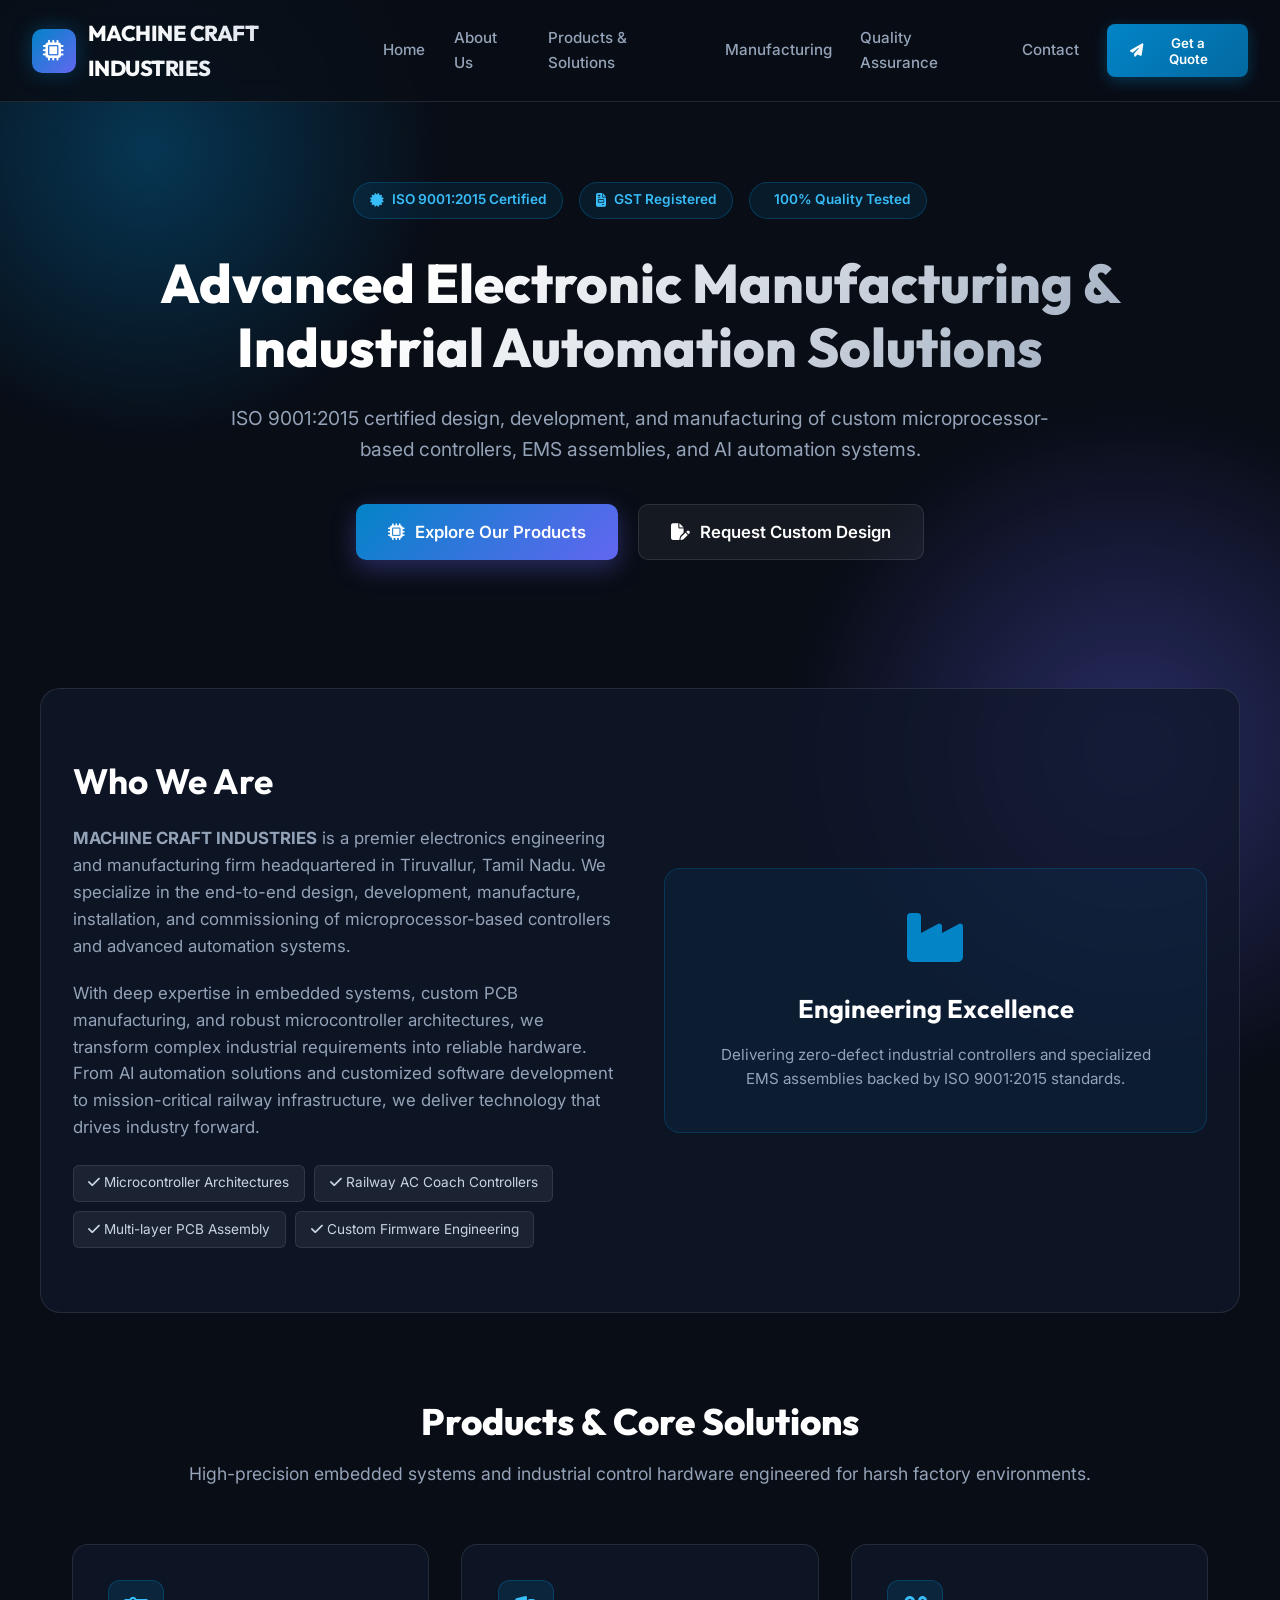
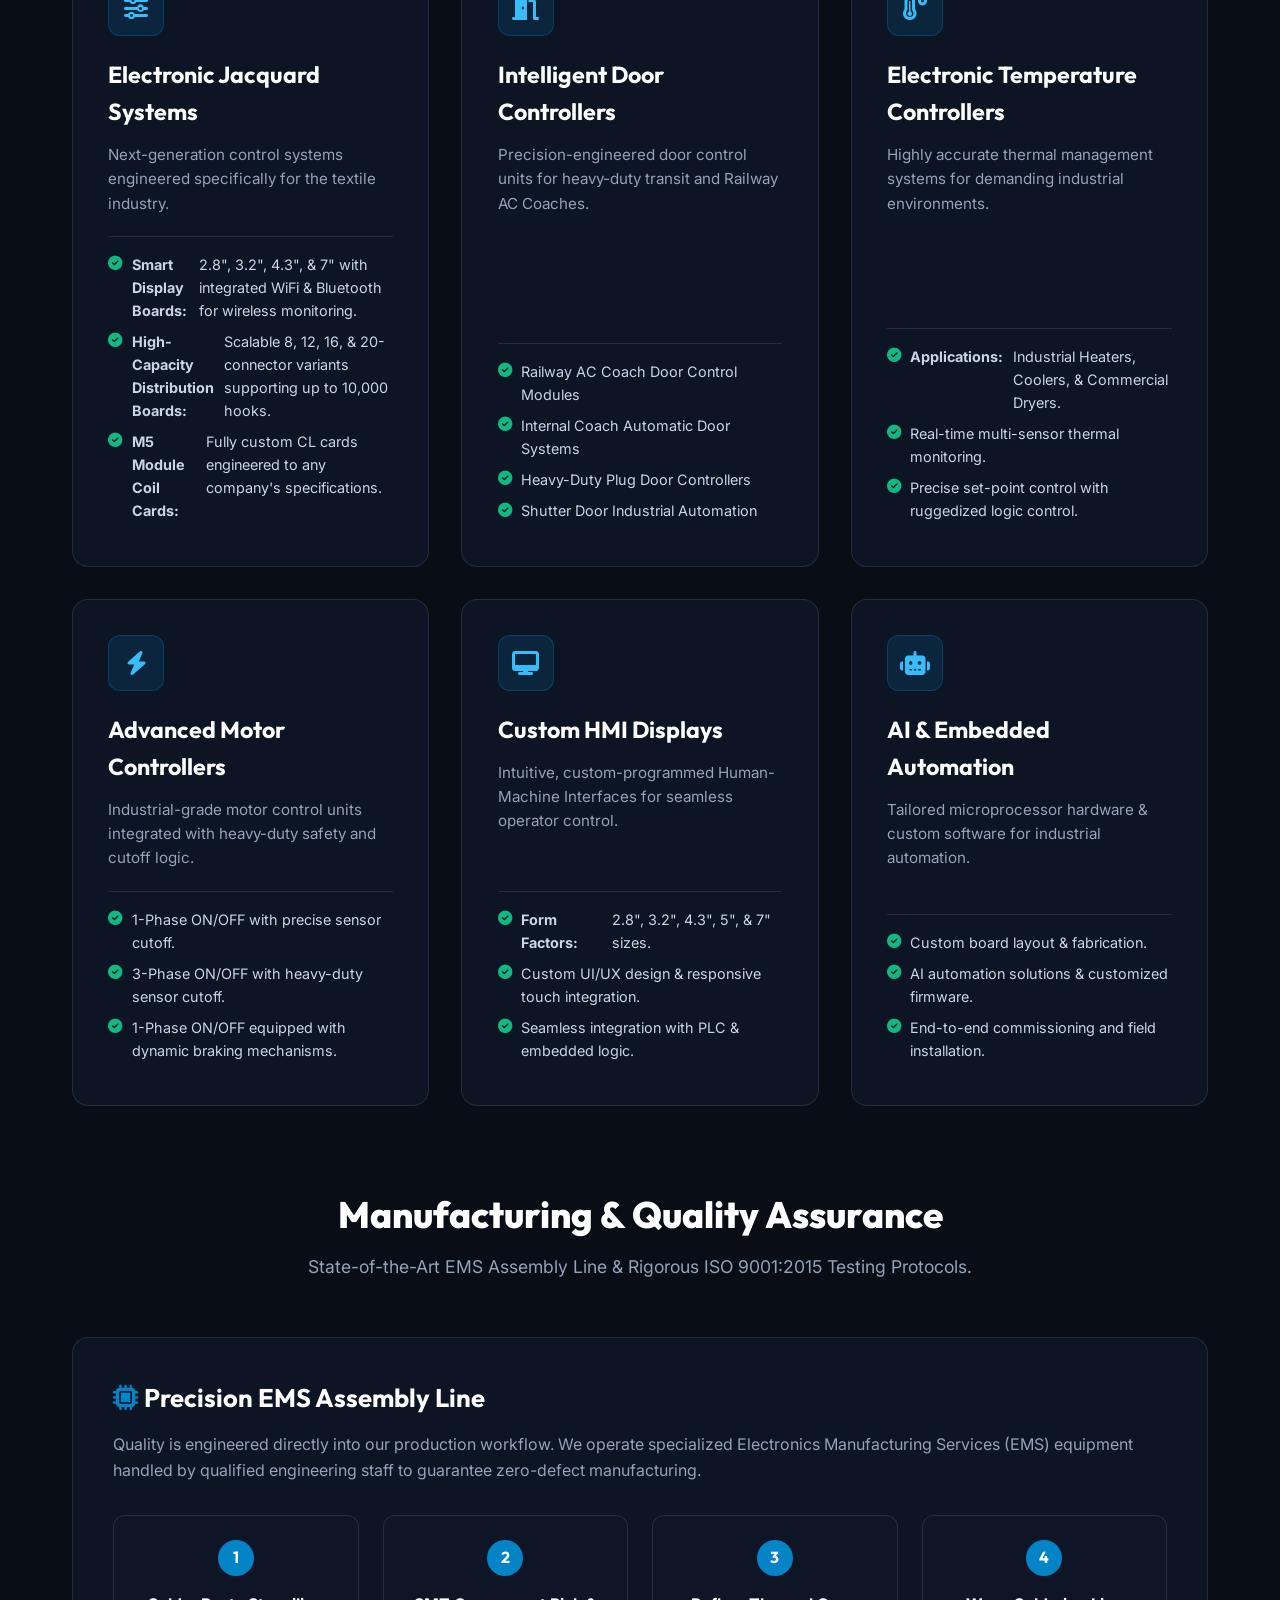
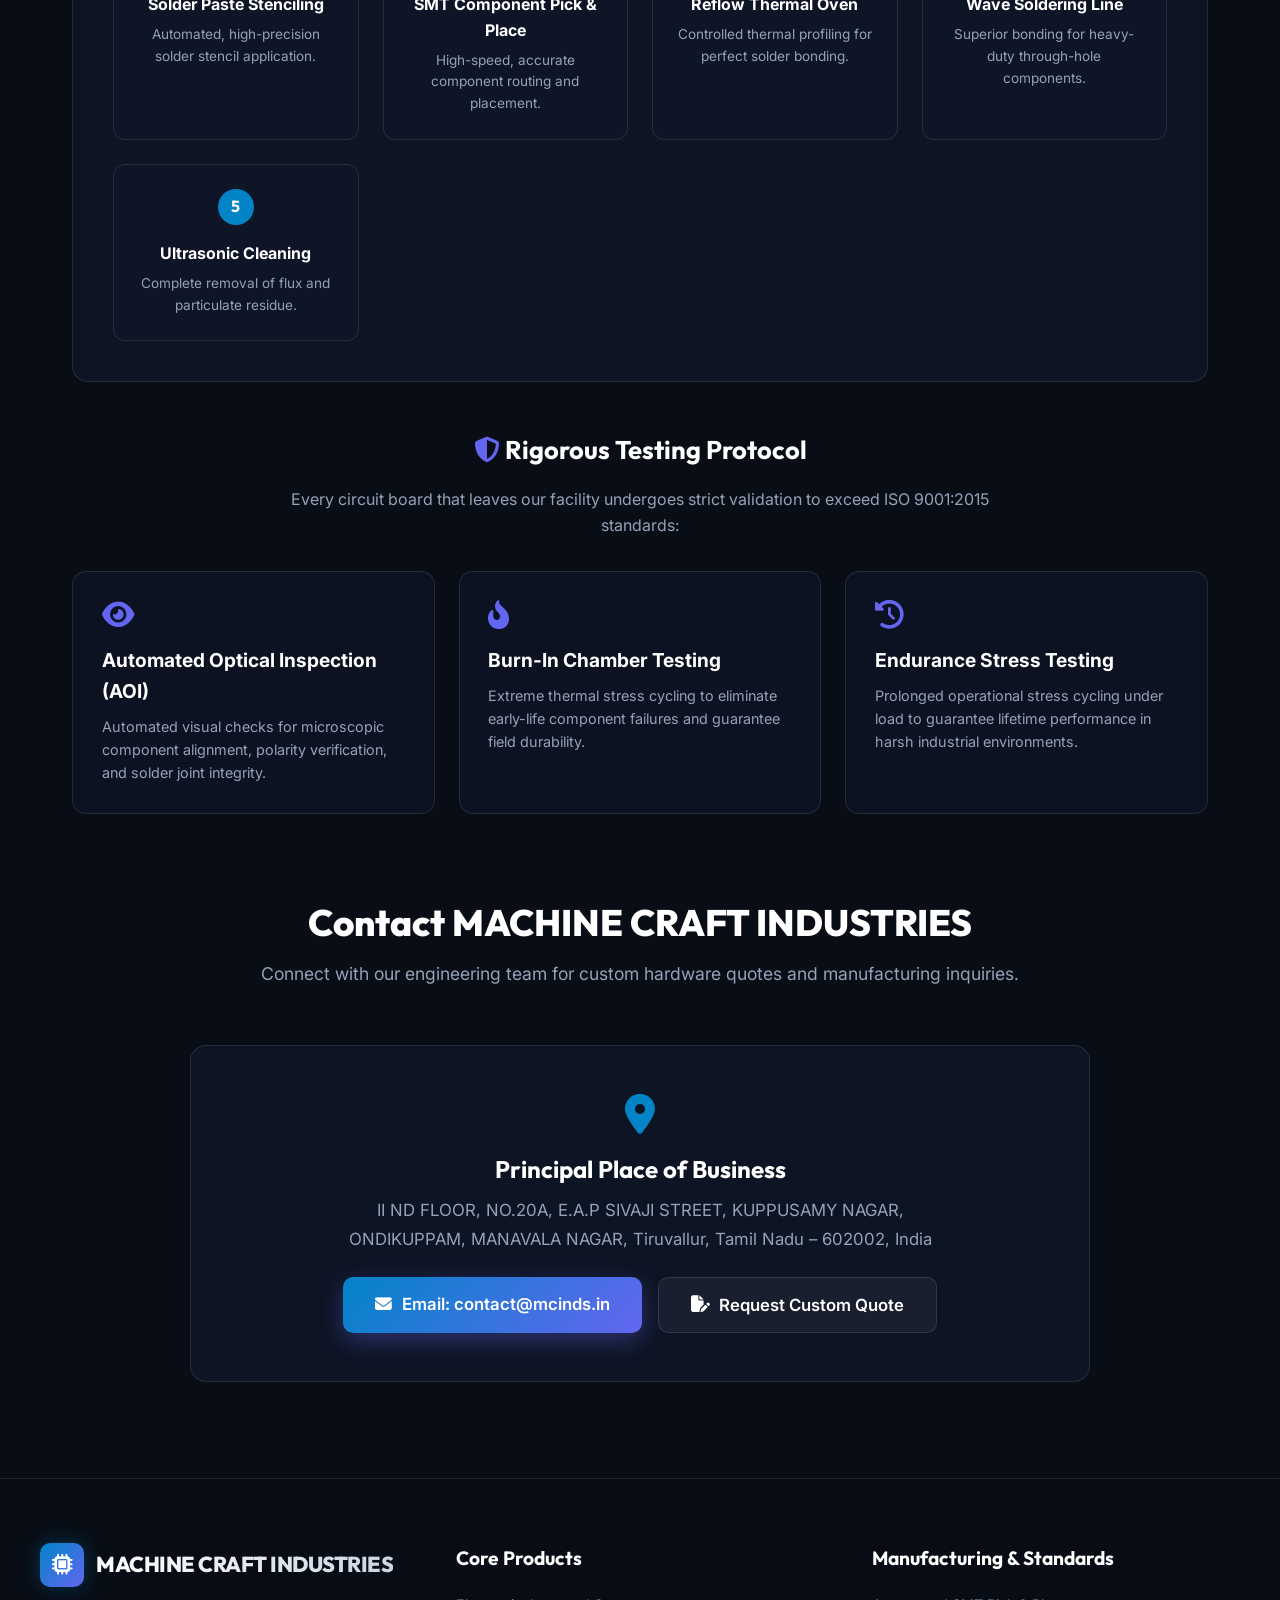
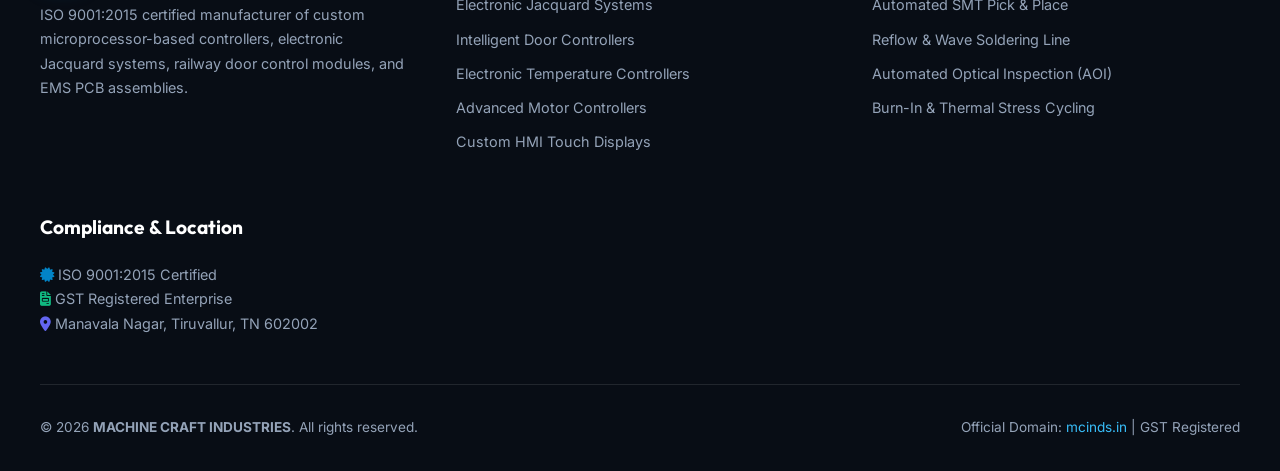
<file: static/company.html>
<!DOCTYPE html>
<html lang="en">
<head>
    <meta charset="UTF-8">
    <meta name="viewport" content="width=device-width, initial-scale=1.0">
    <title>MACHINE CRAFT INDUSTRIES | Advanced Electronic Manufacturing & Industrial Automation</title>
    <meta name="description" content="ISO 9001:2015 certified design, development, and manufacturing of custom microprocessor-based controllers, EMS assemblies, Jacquard systems, and AI automation.">
    <link rel="preconnect" href="https://fonts.googleapis.com">
    <link rel="preconnect" href="https://fonts.gstatic.com" crossorigin>
    <link href="https://fonts.googleapis.com/css2?family=Inter:wght@300;400;500;600;700&family=Outfit:wght@400;500;600;700;800&display=swap" rel="stylesheet">
    <link rel="stylesheet" href="https://cdnjs.cloudflare.com/ajax/libs/font-awesome/6.4.0/css/all.min.css">
    <style>
        :root {
            --bg-dark: #090d16;
            --bg-card: rgba(15, 23, 42, 0.75);
            --bg-card-hover: rgba(30, 41, 59, 0.85);
            --primary: #0284c7;
            --primary-glow: rgba(2, 132, 199, 0.35);
            --accent: #6366f1;
            --accent-glow: rgba(99, 102, 241, 0.35);
            --success: #10b981;
            --warning: #f59e0b;
            --text-main: #f8fafc;
            --text-muted: #94a3b8;
            --border-color: rgba(255, 255, 255, 0.1);
        }

        * {
            margin: 0;
            padding: 0;
            box-sizing: border-box;
            font-family: 'Inter', sans-serif;
            scroll-behavior: smooth;
        }

        body {
            background-color: var(--bg-dark);
            color: var(--text-main);
            overflow-x: hidden;
            line-height: 1.6;
        }

        /* Ambient Glow Background Effects */
        .bg-glow-1 {
            position: fixed;
            top: -150px;
            left: -150px;
            width: 600px;
            height: 600px;
            background: radial-gradient(circle, var(--primary-glow) 0%, rgba(0,0,0,0) 70%);
            border-radius: 50%;
            z-index: 0;
            pointer-events: none;
        }

        .bg-glow-2 {
            position: fixed;
            top: 400px;
            right: -200px;
            width: 700px;
            height: 700px;
            background: radial-gradient(circle, var(--accent-glow) 0%, rgba(0,0,0,0) 70%);
            border-radius: 50%;
            z-index: 0;
            pointer-events: none;
        }

        /* Header Navigation */
        header {
            position: sticky;
            top: 0;
            z-index: 100;
            backdrop-filter: blur(16px);
            background: rgba(9, 13, 22, 0.85);
            border-bottom: 1px solid var(--border-color);
            padding: 1rem 2rem;
            display: flex;
            justify-content: space-between;
            align-items: center;
        }

        .brand-logo {
            display: flex;
            align-items: center;
            gap: 0.75rem;
            text-decoration: none;
            color: #fff;
        }

        .brand-icon {
            width: 44px;
            height: 44px;
            background: linear-gradient(135deg, var(--primary), var(--accent));
            border-radius: 10px;
            display: flex;
            align-items: center;
            justify-content: center;
            font-size: 1.3rem;
            box-shadow: 0 0 20px var(--primary-glow);
        }

        .brand-name {
            font-family: 'Outfit', sans-serif;
            font-size: 1.35rem;
            font-weight: 800;
            letter-spacing: -0.5px;
            background: linear-gradient(90deg, #ffffff, #cbd5e1);
            -webkit-background-clip: text;
            -webkit-text-fill-color: transparent;
        }

        nav {
            display: flex;
            gap: 1.8rem;
            align-items: center;
        }

        nav a {
            color: var(--text-muted);
            text-decoration: none;
            font-weight: 500;
            font-size: 0.95rem;
            transition: all 0.3s ease;
        }

        nav a:hover {
            color: #fff;
        }

        .btn-quote {
            background: linear-gradient(135deg, var(--primary), #0369a1);
            color: #fff !important;
            padding: 0.65rem 1.4rem;
            border-radius: 8px;
            font-weight: 600 !important;
            box-shadow: 0 4px 15px var(--primary-glow);
            transition: transform 0.2s ease, box-shadow 0.2s ease !important;
            display: inline-flex;
            align-items: center;
            gap: 0.5rem;
            cursor: pointer;
            border: none;
        }

        .btn-quote:hover {
            transform: translateY(-2px);
            box-shadow: 0 6px 20px rgba(2, 132, 199, 0.5);
        }

        /* Hero Section */
        .hero {
            position: relative;
            z-index: 1;
            max-width: 1200px;
            margin: 0 auto;
            padding: 5rem 2rem 4rem 2rem;
            text-align: center;
        }

        .trust-badges {
            display: flex;
            justify-content: center;
            gap: 1rem;
            flex-wrap: wrap;
            margin-bottom: 2rem;
        }

        .badge-item {
            display: inline-flex;
            align-items: center;
            gap: 0.5rem;
            background: rgba(2, 132, 199, 0.12);
            border: 1px solid rgba(2, 132, 199, 0.3);
            color: #38bdf8;
            padding: 0.4rem 1rem;
            border-radius: 50px;
            font-size: 0.85rem;
            font-weight: 600;
        }

        .hero h1 {
            font-family: 'Outfit', sans-serif;
            font-size: 3.4rem;
            font-weight: 800;
            line-height: 1.18;
            margin-bottom: 1.5rem;
            background: linear-gradient(135deg, #ffffff 30%, #94a3b8 100%);
            -webkit-background-clip: text;
            -webkit-text-fill-color: transparent;
        }

        .hero p {
            font-size: 1.2rem;
            color: var(--text-muted);
            max-width: 820px;
            margin: 0 auto 2.5rem auto;
        }

        .hero-actions {
            display: flex;
            justify-content: center;
            gap: 1.25rem;
            flex-wrap: wrap;
        }

        .btn-lg {
            padding: 0.9rem 2rem;
            font-size: 1.05rem;
            border-radius: 10px;
            text-decoration: none;
            font-weight: 600;
            transition: all 0.3s ease;
            display: inline-flex;
            align-items: center;
            gap: 0.6rem;
            cursor: pointer;
            border: none;
        }

        .btn-primary-lg {
            background: linear-gradient(135deg, var(--primary), var(--accent));
            color: #fff;
            box-shadow: 0 8px 25px var(--accent-glow);
        }

        .btn-primary-lg:hover {
            transform: translateY(-3px);
            box-shadow: 0 12px 30px rgba(99, 102, 241, 0.5);
        }

        .btn-secondary-lg {
            background: rgba(255, 255, 255, 0.05);
            border: 1px solid var(--border-color);
            color: #fff;
        }

        .btn-secondary-lg:hover {
            background: rgba(255, 255, 255, 0.1);
            transform: translateY(-3px);
        }

        /* About Us Section */
        .about-section {
            max-width: 1200px;
            margin: 4rem auto;
            padding: 4rem 2rem;
            background: var(--bg-card);
            border: 1px solid var(--border-color);
            border-radius: 20px;
            backdrop-filter: blur(12px);
        }

        .about-grid {
            display: grid;
            grid-template-columns: 1fr 1fr;
            gap: 3rem;
            align-items: center;
        }

        .about-text h2 {
            font-family: 'Outfit', sans-serif;
            font-size: 2.2rem;
            font-weight: 700;
            margin-bottom: 1rem;
            color: #fff;
        }

        .about-text p {
            color: var(--text-muted);
            font-size: 1.05rem;
            margin-bottom: 1.25rem;
        }

        .chip-tags {
            display: flex;
            flex-wrap: wrap;
            gap: 0.6rem;
            margin-top: 1.5rem;
        }

        .chip {
            background: rgba(255, 255, 255, 0.06);
            border: 1px solid var(--border-color);
            padding: 0.4rem 0.9rem;
            border-radius: 6px;
            font-size: 0.85rem;
            color: #cbd5e1;
        }

        /* Products & Solutions */
        .section-container {
            max-width: 1200px;
            margin: 5rem auto;
            padding: 0 2rem;
        }

        .section-title {
            text-align: center;
            margin-bottom: 3.5rem;
        }

        .section-title h2 {
            font-family: 'Outfit', sans-serif;
            font-size: 2.3rem;
            font-weight: 800;
            color: #fff;
        }

        .section-title p {
            color: var(--text-muted);
            font-size: 1.1rem;
            margin-top: 0.5rem;
        }

        .products-grid {
            display: grid;
            grid-template-columns: repeat(auto-fit, minmax(350px, 1fr));
            gap: 2rem;
        }

        .product-card {
            background: var(--bg-card);
            border: 1px solid var(--border-color);
            border-radius: 16px;
            padding: 2.2rem;
            transition: all 0.3s ease;
            display: flex;
            flex-direction: column;
        }

        .product-card:hover {
            background: var(--bg-card-hover);
            border-color: rgba(2, 132, 199, 0.4);
            transform: translateY(-5px);
            box-shadow: 0 15px 35px rgba(0, 0, 0, 0.4);
        }

        .product-icon {
            width: 56px;
            height: 56px;
            border-radius: 12px;
            display: flex;
            align-items: center;
            justify-content: center;
            font-size: 1.5rem;
            margin-bottom: 1.25rem;
            background: rgba(2, 132, 199, 0.15);
            color: #38bdf8;
            border: 1px solid rgba(2, 132, 199, 0.3);
        }

        .product-card h3 {
            font-family: 'Outfit', sans-serif;
            font-size: 1.45rem;
            margin-bottom: 0.8rem;
            color: #fff;
        }

        .product-card p {
            color: var(--text-muted);
            font-size: 0.95rem;
            margin-bottom: 1.25rem;
        }

        .specs-list {
            list-style: none;
            margin-top: auto;
            border-top: 1px solid var(--border-color);
            padding-top: 1rem;
        }

        .specs-list li {
            color: #cbd5e1;
            font-size: 0.9rem;
            margin-bottom: 0.5rem;
            display: flex;
            align-items: flex-start;
            gap: 0.6rem;
        }

        .specs-list li i {
            color: var(--success);
            margin-top: 0.2rem;
        }

        /* EMS Process Timeline */
        .process-grid {
            display: grid;
            grid-template-columns: repeat(auto-fit, minmax(200px, 1fr));
            gap: 1.5rem;
            margin-top: 2rem;
        }

        .process-step {
            background: rgba(15, 23, 42, 0.6);
            border: 1px solid var(--border-color);
            padding: 1.5rem;
            border-radius: 12px;
            text-align: center;
            position: relative;
        }

        .step-num {
            width: 36px;
            height: 36px;
            background: var(--primary);
            color: #fff;
            font-weight: 700;
            border-radius: 50%;
            display: flex;
            align-items: center;
            justify-content: center;
            margin: 0 auto 1rem auto;
            font-family: 'Outfit', sans-serif;
        }

        .process-step h4 {
            color: #fff;
            font-size: 1rem;
            margin-bottom: 0.4rem;
        }

        .process-step p {
            color: var(--text-muted);
            font-size: 0.85rem;
        }

        /* QA Testing Cards */
        .qa-grid {
            display: grid;
            grid-template-columns: repeat(auto-fit, minmax(300px, 1fr));
            gap: 1.5rem;
            margin-top: 2rem;
        }

        .qa-card {
            background: rgba(15, 23, 42, 0.6);
            border: 1px solid var(--border-color);
            padding: 1.8rem;
            border-radius: 14px;
        }

        .qa-card i {
            font-size: 1.8rem;
            color: var(--accent);
            margin-bottom: 1rem;
        }

        .qa-card h4 {
            color: #fff;
            font-size: 1.2rem;
            margin-bottom: 0.5rem;
        }

        .qa-card p {
            color: var(--text-muted);
            font-size: 0.9rem;
        }

        /* Modal for Request Quote */
        .modal-overlay {
            position: fixed;
            top: 0;
            left: 0;
            width: 100vw;
            height: 100vh;
            background: rgba(0, 0, 0, 0.8);
            backdrop-filter: blur(8px);
            z-index: 1000;
            display: none;
            align-items: center;
            justify-content: center;
            padding: 1rem;
        }

        .modal-card {
            background: #0f172a;
            border: 1px solid var(--border-color);
            border-radius: 16px;
            width: 100%;
            max-width: 550px;
            padding: 2rem;
            position: relative;
            box-shadow: 0 20px 50px rgba(0, 0, 0, 0.6);
        }

        .modal-close {
            position: absolute;
            top: 1.25rem;
            right: 1.25rem;
            background: transparent;
            border: none;
            color: var(--text-muted);
            font-size: 1.4rem;
            cursor: pointer;
        }

        .modal-close:hover {
            color: #fff;
        }

        .form-group {
            margin-bottom: 1.25rem;
            text-align: left;
        }

        .form-group label {
            display: block;
            margin-bottom: 0.4rem;
            color: #cbd5e1;
            font-size: 0.9rem;
            font-weight: 500;
        }

        .form-control {
            width: 100%;
            padding: 0.75rem 1rem;
            background: rgba(255, 255, 255, 0.05);
            border: 1px solid var(--border-color);
            border-radius: 8px;
            color: #fff;
            font-size: 0.95rem;
            outline: none;
        }

        .form-control:focus {
            border-color: var(--primary);
            box-shadow: 0 0 10px var(--primary-glow);
        }

        /* Footer */
        footer {
            background: rgba(9, 13, 22, 0.95);
            border-top: 1px solid var(--border-color);
            padding: 4rem 2rem 2rem 2rem;
            margin-top: 6rem;
        }

        .footer-grid {
            max-width: 1200px;
            margin: 0 auto;
            display: grid;
            grid-template-columns: repeat(auto-fit, minmax(280px, 1fr));
            gap: 3rem;
            margin-bottom: 3rem;
        }

        .footer-col h4 {
            font-family: 'Outfit', sans-serif;
            font-size: 1.2rem;
            color: #fff;
            margin-bottom: 1.25rem;
        }

        .footer-col p, .footer-col li {
            color: var(--text-muted);
            font-size: 0.9rem;
            line-height: 1.7;
        }

        .footer-col ul {
            list-style: none;
        }

        .footer-col ul li {
            margin-bottom: 0.6rem;
        }

        .footer-col ul li a {
            color: var(--text-muted);
            text-decoration: none;
            transition: color 0.2s ease;
        }

        .footer-col ul li a:hover {
            color: #38bdf8;
        }

        .footer-bottom {
            max-width: 1200px;
            margin: 0 auto;
            padding-top: 2rem;
            border-top: 1px solid var(--border-color);
            display: flex;
            justify-content: space-between;
            align-items: center;
            color: var(--text-muted);
            font-size: 0.85rem;
            flex-wrap: wrap;
            gap: 1rem;
        }

        @media (max-width: 768px) {
            .hero h1 {
                font-size: 2.2rem;
            }
            .about-grid {
                grid-template-columns: 1fr;
            }
            header {
                flex-direction: column;
                gap: 1rem;
            }
            .footer-bottom {
                flex-direction: column;
                text-align: center;
            }
        }
    </style>
</head>
<body>

    <div class="bg-glow-1"></div>
    <div class="bg-glow-2"></div>

    <!-- Header / Navigation Bar -->
    <header>
        <a href="/" class="brand-logo">
            <div class="brand-icon">
                <i class="fa-solid fa-microchip"></i>
            </div>
            <span class="brand-name">MACHINE CRAFT INDUSTRIES</span>
        </a>

        <nav>
            <a href="#">Home</a>
            <a href="#about">About Us</a>
            <a href="#products">Products & Solutions</a>
            <a href="#manufacturing">Manufacturing</a>
            <a href="#qa">Quality Assurance</a>
            <a href="#contact">Contact</a>
            <button onclick="openQuoteModal()" class="btn-quote">
                <i class="fa-solid fa-paper-plane"></i> Get a Quote
            </button>
        </nav>
    </header>

    <!-- Hero Section -->
    <section class="hero">
        <div class="trust-badges">
            <div class="badge-item"><i class="fa-solid fa-certificate"></i> ISO 9001:2015 Certified</div>
            <div class="badge-item"><i class="fa-solid fa-file-invoice"></i> GST Registered</div>
            <div class="badge-item"><i class="fa-solid fa-shield-check"></i> 100% Quality Tested</div>
        </div>

        <h1>Advanced Electronic Manufacturing & Industrial Automation Solutions</h1>
        <p>ISO 9001:2015 certified design, development, and manufacturing of custom microprocessor-based controllers, EMS assemblies, and AI automation systems.</p>
        
        <div class="hero-actions">
            <a href="#products" class="btn-lg btn-primary-lg">
                <i class="fa-solid fa-microchip"></i> Explore Our Products
            </a>
            <button onclick="openQuoteModal()" class="btn-lg btn-secondary-lg">
                <i class="fa-solid fa-file-pen"></i> Request Custom Design
            </button>
        </div>
    </section>

    <!-- About Us Section -->
    <section id="about" class="about-section">
        <div class="about-grid">
            <div class="about-text">
                <h2>Who We Are</h2>
                <p><strong>MACHINE CRAFT INDUSTRIES</strong> is a premier electronics engineering and manufacturing firm headquartered in Tiruvallur, Tamil Nadu. We specialize in the end-to-end design, development, manufacture, installation, and commissioning of microprocessor-based controllers and advanced automation systems.</p>
                <p>With deep expertise in embedded systems, custom PCB manufacturing, and robust microcontroller architectures, we transform complex industrial requirements into reliable hardware. From AI automation solutions and customized software development to mission-critical railway infrastructure, we deliver technology that drives industry forward.</p>

                <div class="chip-tags">
                    <span class="chip"><i class="fa-solid fa-check"></i> Microcontroller Architectures</span>
                    <span class="chip"><i class="fa-solid fa-check"></i> Railway AC Coach Controllers</span>
                    <span class="chip"><i class="fa-solid fa-check"></i> Multi-layer PCB Assembly</span>
                    <span class="chip"><i class="fa-solid fa-check"></i> Custom Firmware Engineering</span>
                </div>
            </div>
            <div>
                <div style="background: rgba(2, 132, 199, 0.08); border: 1px solid rgba(2, 132, 199, 0.25); padding: 2.5rem; border-radius: 16px; text-align: center;">
                    <i class="fa-solid fa-industry" style="font-size: 3.5rem; color: var(--primary); margin-bottom: 1.5rem;"></i>
                    <h3 style="font-family: 'Outfit', sans-serif; font-size: 1.6rem; color: #fff; margin-bottom: 0.8rem;">Engineering Excellence</h3>
                    <p style="color: var(--text-muted); font-size: 0.95rem;">Delivering zero-defect industrial controllers and specialized EMS assemblies backed by ISO 9001:2015 standards.</p>
                </div>
            </div>
        </div>
    </section>

    <!-- Products & Solutions -->
    <section id="products" class="section-container">
        <div class="section-title">
            <h2>Products & Core Solutions</h2>
            <p>High-precision embedded systems and industrial control hardware engineered for harsh factory environments.</p>
        </div>

        <div class="products-grid">
            <!-- 1. Electronic Jacquard Systems -->
            <div class="product-card">
                <div class="product-icon">
                    <i class="fa-solid fa-sliders"></i>
                </div>
                <h3>Electronic Jacquard Systems</h3>
                <p>Next-generation control systems engineered specifically for the textile industry.</p>
                <ul class="specs-list">
                    <li><i class="fa-solid fa-circle-check"></i> <strong>Smart Display Boards:</strong> 2.8", 3.2", 4.3", & 7" with integrated WiFi & Bluetooth for wireless monitoring.</li>
                    <li><i class="fa-solid fa-circle-check"></i> <strong>High-Capacity Distribution Boards:</strong> Scalable 8, 12, 16, & 20-connector variants supporting up to 10,000 hooks.</li>
                    <li><i class="fa-solid fa-circle-check"></i> <strong>M5 Module Coil Cards:</strong> Fully custom CL cards engineered to any company's specifications.</li>
                </ul>
            </div>

            <!-- 2. Intelligent Door Controllers -->
            <div class="product-card">
                <div class="product-icon">
                    <i class="fa-solid fa-door-open"></i>
                </div>
                <h3>Intelligent Door Controllers</h3>
                <p>Precision-engineered door control units for heavy-duty transit and Railway AC Coaches.</p>
                <ul class="specs-list">
                    <li><i class="fa-solid fa-circle-check"></i> Railway AC Coach Door Control Modules</li>
                    <li><i class="fa-solid fa-circle-check"></i> Internal Coach Automatic Door Systems</li>
                    <li><i class="fa-solid fa-circle-check"></i> Heavy-Duty Plug Door Controllers</li>
                    <li><i class="fa-solid fa-circle-check"></i> Shutter Door Industrial Automation</li>
                </ul>
            </div>

            <!-- 3. Electronic Temperature Controllers -->
            <div class="product-card">
                <div class="product-icon">
                    <i class="fa-solid fa-temperature-high"></i>
                </div>
                <h3>Electronic Temperature Controllers</h3>
                <p>Highly accurate thermal management systems for demanding industrial environments.</p>
                <ul class="specs-list">
                    <li><i class="fa-solid fa-circle-check"></i> <strong>Applications:</strong> Industrial Heaters, Coolers, & Commercial Dryers.</li>
                    <li><i class="fa-solid fa-circle-check"></i> Real-time multi-sensor thermal monitoring.</li>
                    <li><i class="fa-solid fa-circle-check"></i> Precise set-point control with ruggedized logic control.</li>
                </ul>
            </div>

            <!-- 4. Advanced Motor Controllers -->
            <div class="product-card">
                <div class="product-icon">
                    <i class="fa-solid fa-bolt"></i>
                </div>
                <h3>Advanced Motor Controllers</h3>
                <p>Industrial-grade motor control units integrated with heavy-duty safety and cutoff logic.</p>
                <ul class="specs-list">
                    <li><i class="fa-solid fa-circle-check"></i> 1-Phase ON/OFF with precise sensor cutoff.</li>
                    <li><i class="fa-solid fa-circle-check"></i> 3-Phase ON/OFF with heavy-duty sensor cutoff.</li>
                    <li><i class="fa-solid fa-circle-check"></i> 1-Phase ON/OFF equipped with dynamic braking mechanisms.</li>
                </ul>
            </div>

            <!-- 5. Custom HMI Displays -->
            <div class="product-card">
                <div class="product-icon">
                    <i class="fa-solid fa-desktop"></i>
                </div>
                <h3>Custom HMI Displays</h3>
                <p>Intuitive, custom-programmed Human-Machine Interfaces for seamless operator control.</p>
                <ul class="specs-list">
                    <li><i class="fa-solid fa-circle-check"></i> <strong>Form Factors:</strong> 2.8", 3.2", 4.3", 5", & 7" sizes.</li>
                    <li><i class="fa-solid fa-circle-check"></i> Custom UI/UX design & responsive touch integration.</li>
                    <li><i class="fa-solid fa-circle-check"></i> Seamless integration with PLC & embedded logic.</li>
                </ul>
            </div>

            <!-- 6. Custom PCB & AI Embedded Automation -->
            <div class="product-card">
                <div class="product-icon">
                    <i class="fa-solid fa-robot"></i>
                </div>
                <h3>AI & Embedded Automation</h3>
                <p>Tailored microprocessor hardware & custom software for industrial automation.</p>
                <ul class="specs-list">
                    <li><i class="fa-solid fa-circle-check"></i> Custom board layout & fabrication.</li>
                    <li><i class="fa-solid fa-circle-check"></i> AI automation solutions & customized firmware.</li>
                    <li><i class="fa-solid fa-circle-check"></i> End-to-end commissioning and field installation.</li>
                </ul>
            </div>
        </div>
    </section>

    <!-- Manufacturing Capabilities & Quality Assurance -->
    <section id="manufacturing" class="section-container">
        <div class="section-title">
            <h2>Manufacturing & Quality Assurance</h2>
            <p>State-of-the-Art EMS Assembly Line & Rigorous ISO 9001:2015 Testing Protocols.</p>
        </div>

        <div style="background: var(--bg-card); border: 1px solid var(--border-color); border-radius: 16px; padding: 2.5rem; margin-bottom: 3rem;">
            <h3 style="font-family: 'Outfit', sans-serif; font-size: 1.6rem; color: #fff; margin-bottom: 0.8rem;"><i class="fa-solid fa-microchip" style="color: var(--primary);"></i> Precision EMS Assembly Line</h3>
            <p style="color: var(--text-muted); font-size: 1rem; margin-bottom: 1.5rem;">Quality is engineered directly into our production workflow. We operate specialized Electronics Manufacturing Services (EMS) equipment handled by qualified engineering staff to guarantee zero-defect manufacturing.</p>

            <div class="process-grid">
                <div class="process-step">
                    <div class="step-num">1</div>
                    <h4>Solder Paste Stenciling</h4>
                    <p>Automated, high-precision solder stencil application.</p>
                </div>
                <div class="process-step">
                    <div class="step-num">2</div>
                    <h4>SMT Component Pick & Place</h4>
                    <p>High-speed, accurate component routing and placement.</p>
                </div>
                <div class="process-step">
                    <div class="step-num">3</div>
                    <h4>Reflow Thermal Oven</h4>
                    <p>Controlled thermal profiling for perfect solder bonding.</p>
                </div>
                <div class="process-step">
                    <div class="step-num">4</div>
                    <h4>Wave Soldering Line</h4>
                    <p>Superior bonding for heavy-duty through-hole components.</p>
                </div>
                <div class="process-step">
                    <div class="step-num">5</div>
                    <h4>Ultrasonic Cleaning</h4>
                    <p>Complete removal of flux and particulate residue.</p>
                </div>
            </div>
        </div>

        <!-- Testing Protocols -->
        <div id="qa">
            <h3 style="font-family: 'Outfit', sans-serif; font-size: 1.6rem; color: #fff; margin-bottom: 1rem; text-align: center;"><i class="fa-solid fa-shield-halved" style="color: var(--accent);"></i> Rigorous Testing Protocol</h3>
            <p style="color: var(--text-muted); font-size: 1rem; text-align: center; max-width: 700px; margin: 0 auto 2rem auto;">Every circuit board that leaves our facility undergoes strict validation to exceed ISO 9001:2015 standards:</p>

            <div class="qa-grid">
                <div class="qa-card">
                    <i class="fa-solid fa-eye"></i>
                    <h4>Automated Optical Inspection (AOI)</h4>
                    <p>Automated visual checks for microscopic component alignment, polarity verification, and solder joint integrity.</p>
                </div>
                <div class="qa-card">
                    <i class="fa-solid fa-fire-flame-curved"></i>
                    <h4>Burn-In Chamber Testing</h4>
                    <p>Extreme thermal stress cycling to eliminate early-life component failures and guarantee field durability.</p>
                </div>
                <div class="qa-card">
                    <i class="fa-solid fa-clock-rotate-left"></i>
                    <h4>Endurance Stress Testing</h4>
                    <p>Prolonged operational stress cycling under load to guarantee lifetime performance in harsh industrial environments.</p>
                </div>
            </div>
        </div>
    </section>

    <!-- Contact Section -->
    <section id="contact" class="section-container">
        <div class="section-title">
            <h2>Contact MACHINE CRAFT INDUSTRIES</h2>
            <p>Connect with our engineering team for custom hardware quotes and manufacturing inquiries.</p>
        </div>

        <div style="background: var(--bg-card); border: 1px solid var(--border-color); border-radius: 16px; padding: 3rem; max-width: 900px; margin: 0 auto; text-align: center;">
            <i class="fa-solid fa-location-dot" style="font-size: 2.5rem; color: var(--primary); margin-bottom: 1rem;"></i>
            <h3 style="font-family: 'Outfit', sans-serif; font-size: 1.5rem; color: #fff; margin-bottom: 0.5rem;">Principal Place of Business</h3>
            <p style="color: var(--text-muted); font-size: 1.05rem; margin-bottom: 1.5rem; line-height: 1.7;">
                II ND FLOOR, NO.20A, E.A.P SIVAJI STREET, KUPPUSAMY NAGAR,<br>
                ONDIKUPPAM, MANAVALA NAGAR, Tiruvallur, Tamil Nadu – 602002, India
            </p>
            <div style="display: flex; justify-content: center; gap: 1rem; flex-wrap: wrap;">
                <a href="mailto:contact@mcinds.in" class="btn-lg btn-primary-lg">
                    <i class="fa-solid fa-envelope"></i> Email: contact@mcinds.in
                </a>
                <button onclick="openQuoteModal()" class="btn-lg btn-secondary-lg">
                    <i class="fa-solid fa-file-pen"></i> Request Custom Quote
                </button>
            </div>
        </div>
    </section>

    <!-- Modal for Quote Request -->
    <div id="quoteModal" class="modal-overlay">
        <div class="modal-card">
            <button onclick="closeQuoteModal()" class="modal-close"><i class="fa-solid fa-xmark"></i></button>
            <h3 style="font-family: 'Outfit', sans-serif; font-size: 1.5rem; color: #fff; margin-bottom: 0.5rem;"><i class="fa-solid fa-file-signature" style="color: var(--primary);"></i> Request a Custom Quote</h3>
            <p style="color: var(--text-muted); font-size: 0.9rem; margin-bottom: 1.5rem;">Submit your requirement details and our engineering team will get back to you within 24 hours.</p>

            <form onsubmit="handleQuoteSubmit(event)">
                <div class="form-group">
                    <label>Full Name / Company *</label>
                    <input type="text" id="quote_name" class="form-control" required placeholder="e.g. Acme Automation Corp">
                </div>
                <div class="form-group">
                    <label>Email Address *</label>
                    <input type="email" id="quote_email" class="form-control" required placeholder="name@company.com">
                </div>
                <div class="form-group">
                    <label>Product / Solution Required *</label>
                    <select id="quote_product" class="form-control" required>
                        <option value="Electronic Jacquard Systems">Electronic Jacquard Systems</option>
                        <option value="Intelligent Door Controllers">Intelligent Door Controllers (Railway AC Coach)</option>
                        <option value="Electronic Temperature Controllers">Electronic Temperature Controllers</option>
                        <option value="Advanced Motor Controllers">Advanced Motor Controllers</option>
                        <option value="Custom HMI Displays">Custom HMI Displays</option>
                        <option value="Custom PCB / EMS Assembly">Custom PCB / EMS Assembly</option>
                    </select>
                </div>
                <div class="form-group">
                    <label>Requirement Details</label>
                    <textarea id="quote_details" class="form-control" rows="3" placeholder="Specify board volume, display size, or microcontroller preference..."></textarea>
                </div>
                <button type="submit" class="btn-quote" style="width: 100%; justify-content: center; padding: 0.85rem; font-size: 1rem;">
                    Submit Quote Request
                </button>
            </form>
        </div>
    </div>

    <!-- Footer -->
    <footer>
        <div class="footer-grid">
            <div class="footer-col">
                <div class="brand-logo" style="margin-bottom: 1rem;">
                    <div class="brand-icon"><i class="fa-solid fa-microchip"></i></div>
                    <span class="brand-name">MACHINE CRAFT INDUSTRIES</span>
                </div>
                <p>ISO 9001:2015 certified manufacturer of custom microprocessor-based controllers, electronic Jacquard systems, railway door control modules, and EMS PCB assemblies.</p>
            </div>

            <div class="footer-col">
                <h4>Core Products</h4>
                <ul>
                    <li><a href="#products">Electronic Jacquard Systems</a></li>
                    <li><a href="#products">Intelligent Door Controllers</a></li>
                    <li><a href="#products">Electronic Temperature Controllers</a></li>
                    <li><a href="#products">Advanced Motor Controllers</a></li>
                    <li><a href="#products">Custom HMI Touch Displays</a></li>
                </ul>
            </div>

            <div class="footer-col">
                <h4>Manufacturing & Standards</h4>
                <ul>
                    <li><a href="#manufacturing">Automated SMT Pick & Place</a></li>
                    <li><a href="#manufacturing">Reflow & Wave Soldering Line</a></li>
                    <li><a href="#qa">Automated Optical Inspection (AOI)</a></li>
                    <li><a href="#qa">Burn-In & Thermal Stress Cycling</a></li>
                </ul>
            </div>

            <div class="footer-col">
                <h4>Compliance & Location</h4>
                <p><i class="fa-solid fa-certificate" style="color: var(--primary);"></i> ISO 9001:2015 Certified</p>
                <p><i class="fa-solid fa-file-invoice" style="color: var(--success);"></i> GST Registered Enterprise</p>
                <p><i class="fa-solid fa-location-dot" style="color: var(--accent);"></i> Manavala Nagar, Tiruvallur, TN 602002</p>
            </div>
        </div>

        <div class="footer-bottom">
            <div>
                &copy; 2026 <strong>MACHINE CRAFT INDUSTRIES</strong>. All rights reserved.
            </div>
            <div>
                Official Domain: <a href="https://mcinds.in" style="color: #38bdf8; text-decoration: none;">mcinds.in</a> | GST Registered
            </div>
        </div>
    </footer>

    <script>
        function openQuoteModal() {
            document.getElementById('quoteModal').style.display = 'flex';
        }
        function closeQuoteModal() {
            document.getElementById('quoteModal').style.display = 'none';
        }
        function handleQuoteSubmit(e) {
            e.preventDefault();
            const name = document.getElementById('quote_name').value;
            const email = document.getElementById('quote_email').value;
            const product = document.getElementById('quote_product').value;
            const details = document.getElementById('quote_details').value;
            
            const mailtoUrl = `mailto:contact@mcinds.in?subject=Quote Request from ${encodeURIComponent(name)} - ${encodeURIComponent(product)}&body=${encodeURIComponent("Name: " + name + "\nEmail: " + email + "\nProduct: " + product + "\n\nDetails:\n" + details)}`;
            window.location.href = mailtoUrl;
            closeQuoteModal();
        }
    </script>

</body>
</html>
</file>
<file: static/styles.css>
@import url('https://fonts.googleapis.com/css2?family=Inter:wght@300;400;500;600;700&family=Outfit:wght@400;500;600;700;800&display=swap');

:root {
    --bg-main: #0b0f19;
    --bg-card: rgba(22, 30, 49, 0.7);
    --bg-card-hover: rgba(30, 41, 64, 0.85);
    --border-card: rgba(255, 255, 255, 0.08);
    --border-hover: rgba(99, 102, 241, 0.4);
    
    --text-main: #f8fafc;
    --text-muted: #94a3b8;
    --text-dim: #64748b;
    
    --primary: #6366f1;
    --primary-hover: #4f46e5;
    --primary-glow: rgba(99, 102, 241, 0.25);
    
    --success: #10b981;
    --success-bg: rgba(16, 185, 129, 0.12);
    
    --warning: #f59e0b;
    --warning-bg: rgba(245, 158, 11, 0.12);
    
    --danger: #ef4444;
    --danger-bg: rgba(239, 68, 68, 0.12);
    
    --accent-cyan: #06b6d4;
    --radius-sm: 8px;
    --radius-md: 12px;
    --radius-lg: 18px;
    --shadow-soft: 0 10px 30px -10px rgba(0, 0, 0, 0.5);
    --transition: all 0.25s cubic-bezier(0.4, 0, 0.2, 1);
}

* {
    margin: 0;
    padding: 0;
    box-sizing: border-box;
}

body {
    font-family: 'Inter', sans-serif;
    background-color: var(--bg-main);
    color: var(--text-main);
    min-height: 100vh;
    overflow-x: hidden;
    line-height: 1.5;
}

h1, h2, h3, h4, .brand-title {
    font-family: 'Outfit', sans-serif;
}

/* Scrollbar */
::-webkit-scrollbar {
    width: 8px;
    height: 8px;
}
::-webkit-scrollbar-track {
    background: rgba(15, 23, 42, 0.6);
}
::-webkit-scrollbar-thumb {
    background: rgba(255, 255, 255, 0.15);
    border-radius: 4px;
}
::-webkit-scrollbar-thumb:hover {
    background: rgba(255, 255, 255, 0.3);
}

/* Layout */
.app-container {
    display: flex;
    flex-direction: column;
    min-height: 100vh;
}

header {
    background: rgba(15, 23, 42, 0.8);
    backdrop-filter: blur(16px);
    -webkit-backdrop-filter: blur(16px);
    border-bottom: 1px solid var(--border-card);
    position: sticky;
    top: 0;
    z-index: 100;
    padding: 0.85rem 2rem;
}

.header-content {
    max-width: 1400px;
    margin: 0 auto;
    display: flex;
    align-items: center;
    justify-content: space-between;
}

.brand {
    display: flex;
    align-items: center;
    gap: 0.85rem;
}

.brand-icon {
    width: 40px;
    height: 40px;
    background: linear-gradient(135deg, var(--primary), var(--accent-cyan));
    border-radius: var(--radius-md);
    display: flex;
    align-items: center;
    justify-content: center;
    color: #fff;
    font-size: 1.25rem;
    box-shadow: 0 0 20px var(--primary-glow);
}

.brand-title {
    font-size: 1.35rem;
    font-weight: 700;
    letter-spacing: -0.5px;
    background: linear-gradient(135deg, #ffffff 40%, var(--text-muted));
    -webkit-background-clip: text;
    -webkit-text-fill-color: transparent;
}

.header-actions {
    display: flex;
    align-items: center;
    gap: 1rem;
}

.status-indicator {
    display: flex;
    align-items: center;
    gap: 0.5rem;
    background: rgba(16, 185, 129, 0.08);
    border: 1px solid rgba(16, 185, 129, 0.2);
    padding: 0.35rem 0.85rem;
    border-radius: 50px;
    font-size: 0.82rem;
    color: var(--success);
    font-weight: 500;
}

.pulse-dot {
    width: 8px;
    height: 8px;
    background-color: var(--success);
    border-radius: 50%;
    box-shadow: 0 0 8px var(--success);
    animation: pulse 2s infinite;
}

@keyframes pulse {
    0% { transform: scale(0.95); box-shadow: 0 0 0 0 rgba(16, 185, 129, 0.7); }
    70% { transform: scale(1); box-shadow: 0 0 0 8px rgba(16, 185, 129, 0); }
    100% { transform: scale(0.95); box-shadow: 0 0 0 0 rgba(16, 185, 129, 0); }
}

/* Main Content */
main {
    max-width: 1400px;
    width: 100%;
    margin: 0 auto;
    padding: 2rem;
    flex: 1;
}

/* Stat Cards Grid */
.stats-grid {
    display: grid;
    grid-template-columns: repeat(auto-fit, minmax(240px, 1fr));
    gap: 1.25rem;
    margin-bottom: 2rem;
}

.stat-card {
    background: var(--bg-card);
    border: 1px solid var(--border-card);
    backdrop-filter: blur(12px);
    border-radius: var(--radius-lg);
    padding: 1.35rem;
    display: flex;
    align-items: center;
    justify-content: space-between;
    transition: var(--transition);
    box-shadow: var(--shadow-soft);
}

.stat-card:hover {
    transform: translateY(-3px);
    border-color: var(--border-hover);
}

.stat-info .stat-label {
    font-size: 0.85rem;
    color: var(--text-muted);
    font-weight: 500;
    text-transform: uppercase;
    letter-spacing: 0.5px;
    margin-bottom: 0.25rem;
}

.stat-info .stat-value {
    font-size: 1.85rem;
    font-weight: 700;
    font-family: 'Outfit', sans-serif;
    color: var(--text-main);
}

.stat-icon-wrapper {
    width: 48px;
    height: 48px;
    border-radius: var(--radius-md);
    display: flex;
    align-items: center;
    justify-content: center;
    font-size: 1.35rem;
}

.icon-blue { background: rgba(99, 102, 241, 0.15); color: var(--primary); }
.icon-amber { background: rgba(245, 158, 11, 0.15); color: var(--warning); }
.icon-emerald { background: rgba(16, 185, 129, 0.15); color: var(--success); }
.icon-cyan { background: rgba(6, 182, 212, 0.15); color: var(--accent-cyan); }

/* Navigation Tabs & Controls */
.controls-bar {
    display: flex;
    flex-wrap: wrap;
    align-items: center;
    justify-content: space-between;
    gap: 1rem;
    margin-bottom: 1.5rem;
}

.tabs-container {
    display: flex;
    background: rgba(15, 23, 42, 0.6);
    border: 1px solid var(--border-card);
    padding: 4px;
    border-radius: var(--radius-md);
}

.tab-btn {
    padding: 0.6rem 1.25rem;
    border: none;
    background: transparent;
    color: var(--text-muted);
    font-weight: 600;
    font-size: 0.9rem;
    border-radius: var(--radius-sm);
    cursor: pointer;
    transition: var(--transition);
    display: flex;
    align-items: center;
    gap: 0.5rem;
}

.tab-btn:hover {
    color: var(--text-main);
}

.tab-btn.active {
    background: var(--primary);
    color: #ffffff;
    box-shadow: 0 4px 12px var(--primary-glow);
}

.actions-container {
    display: flex;
    align-items: center;
    gap: 0.75rem;
    flex-wrap: wrap;
}

.search-box {
    position: relative;
    min-width: 240px;
}

.search-box input {
    width: 100%;
    background: rgba(15, 23, 42, 0.7);
    border: 1px solid var(--border-card);
    padding: 0.6rem 1rem 0.6rem 2.4rem;
    border-radius: var(--radius-md);
    color: var(--text-main);
    font-size: 0.9rem;
    outline: none;
    transition: var(--transition);
}

.search-box input:focus {
    border-color: var(--primary);
    box-shadow: 0 0 0 3px var(--primary-glow);
}

.search-icon {
    position: absolute;
    left: 0.85rem;
    top: 50%;
    transform: translateY(-50%);
    color: var(--text-dim);
    font-size: 0.9rem;
}

.btn {
    padding: 0.6rem 1.25rem;
    border-radius: var(--radius-md);
    font-weight: 600;
    font-size: 0.9rem;
    border: none;
    cursor: pointer;
    display: inline-flex;
    align-items: center;
    gap: 0.5rem;
    transition: var(--transition);
    text-decoration: none;
}

.btn-primary {
    background: linear-gradient(135deg, var(--primary), var(--primary-hover));
    color: #fff;
    box-shadow: 0 4px 14px var(--primary-glow);
}

.btn-primary:hover {
    transform: translateY(-1px);
    box-shadow: 0 6px 20px rgba(99, 102, 241, 0.4);
}

.btn-secondary {
    background: rgba(30, 41, 59, 0.8);
    color: var(--text-main);
    border: 1px solid var(--border-card);
}

.btn-secondary:hover {
    background: rgba(51, 65, 85, 0.8);
    border-color: rgba(255, 255, 255, 0.2);
}

.btn-warning {
    background: linear-gradient(135deg, #f59e0b, #d97706);
    color: #fff;
}

/* Views Section */
.view-section {
    display: none;
}

.view-section.active {
    display: block;
    animation: fadeIn 0.3s ease-out;
}

@keyframes fadeIn {
    from { opacity: 0; transform: translateY(6px); }
    to { opacity: 1; transform: translateY(0); }
}

/* Table Container */
.table-card {
    background: var(--bg-card);
    border: 1px solid var(--border-card);
    backdrop-filter: blur(12px);
    border-radius: var(--radius-lg);
    overflow: hidden;
    box-shadow: var(--shadow-soft);
}

.table-wrapper {
    overflow-x: auto;
}

table {
    width: 100%;
    border-collapse: collapse;
    text-align: left;
}

th {
    background: rgba(15, 23, 42, 0.6);
    padding: 1rem 1.25rem;
    font-size: 0.8rem;
    font-weight: 700;
    text-transform: uppercase;
    letter-spacing: 0.5px;
    color: var(--text-muted);
    border-bottom: 1px solid var(--border-card);
}

td {
    padding: 1rem 1.25rem;
    font-size: 0.9rem;
    border-bottom: 1px solid var(--border-card);
    color: var(--text-main);
}

tr:last-child td {
    border-bottom: none;
}

tr:hover td {
    background: var(--bg-card-hover);
}

.part-number-cell {
    font-family: 'Outfit', monospace;
    font-weight: 600;
    color: #ffffff;
    letter-spacing: 0.3px;
}

/* Badges */
.badge {
    padding: 0.25rem 0.65rem;
    border-radius: 50px;
    font-size: 0.75rem;
    font-weight: 600;
    display: inline-flex;
    align-items: center;
    gap: 0.35rem;
}

.badge-success {
    background: var(--success-bg);
    color: var(--success);
    border: 1px solid rgba(16, 185, 129, 0.3);
}

.badge-danger {
    background: var(--danger-bg);
    color: var(--danger);
    border: 1px solid rgba(239, 68, 68, 0.3);
}

.badge-info {
    background: rgba(6, 182, 212, 0.12);
    color: var(--accent-cyan);
    border: 1px solid rgba(6, 182, 212, 0.3);
}

/* Timeline View */
.timeline-container {
    display: flex;
    flex-direction: column;
    gap: 1rem;
    position: relative;
    padding-left: 1.5rem;
}

.timeline-container::before {
    content: '';
    position: absolute;
    left: 7px;
    top: 10px;
    bottom: 10px;
    width: 2px;
    background: var(--border-card);
}

.timeline-item {
    position: relative;
    background: var(--bg-card);
    border: 1px solid var(--border-card);
    border-radius: var(--radius-lg);
    padding: 1.25rem;
    transition: var(--transition);
}

.timeline-item:hover {
    border-color: var(--border-hover);
    transform: translateX(4px);
}

.timeline-dot {
    position: absolute;
    left: -1.85rem;
    top: 1.4rem;
    width: 14px;
    height: 14px;
    border-radius: 50%;
    background: var(--primary);
    border: 3px solid var(--bg-main);
    box-shadow: 0 0 10px var(--primary);
}

.timeline-header {
    display: flex;
    align-items: center;
    justify-content: space-between;
    margin-bottom: 0.75rem;
}

.timeline-title {
    font-size: 1.1rem;
    font-weight: 700;
    color: var(--text-main);
}

.timeline-meta {
    font-size: 0.82rem;
    color: var(--text-dim);
}

.timeline-items-used {
    display: flex;
    flex-wrap: wrap;
    gap: 0.5rem;
    margin-top: 0.75rem;
}

.item-chip {
    background: rgba(15, 23, 42, 0.6);
    border: 1px solid var(--border-card);
    padding: 0.35rem 0.75rem;
    border-radius: var(--radius-sm);
    font-size: 0.8rem;
    color: var(--text-muted);
}

.item-chip strong {
    color: var(--text-main);
}

/* Modals */
.modal-overlay {
    position: fixed;
    top: 0;
    left: 0;
    width: 100vw;
    height: 100vh;
    background: rgba(0, 0, 0, 0.75);
    backdrop-filter: blur(8px);
    display: flex;
    align-items: center;
    justify-content: center;
    z-index: 1000;
    opacity: 0;
    pointer-events: none;
    transition: opacity 0.25s ease;
}

.modal-overlay.active {
    opacity: 1;
    pointer-events: auto;
}

.modal {
    background: #111827;
    border: 1px solid var(--border-card);
    border-radius: var(--radius-lg);
    width: 90%;
    max-width: 560px;
    max-height: 90vh;
    overflow-y: auto;
    padding: 1.75rem;
    box-shadow: 0 20px 50px rgba(0,0,0,0.8);
    transform: scale(0.95);
    transition: transform 0.25s cubic-bezier(0.4, 0, 0.2, 1);
}

.modal-overlay.active .modal {
    transform: scale(1);
}

.modal-header {
    display: flex;
    align-items: center;
    justify-content: space-between;
    margin-bottom: 1.25rem;
    padding-bottom: 0.75rem;
    border-bottom: 1px solid var(--border-card);
}

.modal-title {
    font-size: 1.25rem;
    font-weight: 700;
}

.close-btn {
    background: transparent;
    border: none;
    color: var(--text-muted);
    font-size: 1.25rem;
    cursor: pointer;
}

.close-btn:hover {
    color: var(--text-main);
}

.form-group {
    margin-bottom: 1.1rem;
}

.form-label {
    display: block;
    font-size: 0.85rem;
    font-weight: 600;
    color: var(--text-muted);
    margin-bottom: 0.35rem;
}

.form-control {
    width: 100%;
    background: rgba(15, 23, 42, 0.8);
    border: 1px solid var(--border-card);
    padding: 0.65rem 0.85rem;
    border-radius: var(--radius-md);
    color: var(--text-main);
    font-size: 0.9rem;
    outline: none;
    transition: var(--transition);
}

.form-control:focus {
    border-color: var(--primary);
    box-shadow: 0 0 0 3px var(--primary-glow);
}

.form-row {
    display: grid;
    grid-template-columns: 1fr 1fr;
    gap: 1rem;
}

/* Production Item Rows */
.prod-items-header {
    display: flex;
    align-items: center;
    justify-content: space-between;
    margin-top: 1rem;
    margin-bottom: 0.5rem;
}

.prod-item-row {
    display: grid;
    grid-template-columns: 2fr 1fr 40px;
    gap: 0.5rem;
    margin-bottom: 0.5rem;
    align-items: center;
}

.btn-remove-row {
    background: rgba(239, 68, 68, 0.15);
    color: var(--danger);
    border: 1px solid rgba(239, 68, 68, 0.3);
    border-radius: var(--radius-sm);
    height: 38px;
    cursor: pointer;
}

.btn-remove-row:hover {
    background: var(--danger);
    color: #fff;
}

/* Toast Notifications */
.toast-container {
    position: fixed;
    bottom: 2rem;
    right: 2rem;
    display: flex;
    flex-direction: column;
    gap: 0.75rem;
    z-index: 2000;
}

.toast {
    background: #1f2937;
    border: 1px solid var(--border-card);
    padding: 0.85rem 1.25rem;
    border-radius: var(--radius-md);
    box-shadow: var(--shadow-soft);
    display: flex;
    align-items: center;
    gap: 0.75rem;
    font-size: 0.9rem;
    animation: slideInRight 0.3s ease-out;
}

@keyframes slideInRight {
    from { opacity: 0; transform: translateX(50px); }
    to { opacity: 1; transform: translateX(0); }
}

.toast-success { border-left: 4px solid var(--success); }
.toast-error { border-left: 4px solid var(--danger); }
</file>
<file: static/testing/styles.css>
@import url('https://fonts.googleapis.com/css2?family=Inter:wght@400;500;600;700&family=Outfit:wght@600;700;800&display=swap');

:root {
    --bg-dark: #0b0f19;
    --bg-card: rgba(22, 30, 49, 0.9);
    --border-color: rgba(255, 255, 255, 0.1);
    
    --text-primary: #ffffff;
    --text-secondary: #94a3b8;
    --text-dim: #64748b;
    
    --primary: #0284c7;
    --primary-active: #0369a1;
    
    --success: #10b981;
    --danger: #ef4444;
    --warning: #f59e0b;
    
    --radius-md: 14px;
    --radius-lg: 20px;
    --font-head: 'Outfit', sans-serif;
    --font-body: 'Inter', sans-serif;
}

* {
    margin: 0;
    padding: 0;
    box-sizing: border-box;
    -webkit-tap-highlight-color: transparent;
}

body {
    font-family: var(--font-body);
    background-color: var(--bg-dark);
    color: var(--text-primary);
    min-height: 100vh;
    display: flex;
    flex-direction: column;
    touch-action: manipulation;
}

/* Mobile Header */
header {
    background: rgba(15, 23, 42, 0.95);
    backdrop-filter: blur(12px);
    border-bottom: 1px solid var(--border-color);
    padding: 0.85rem 1.25rem;
    position: sticky;
    top: 0;
    z-index: 100;
    display: flex;
    align-items: center;
    justify-content: space-between;
}

.brand-mobile {
    display: flex;
    align-items: center;
    gap: 0.75rem;
}

.brand-logo {
    width: 42px;
    height: 42px;
    background: linear-gradient(135deg, var(--primary), #38bdf8);
    border-radius: var(--radius-md);
    display: flex;
    align-items: center;
    justify-content: center;
    font-size: 1.25rem;
    color: #fff;
    box-shadow: 0 0 16px rgba(2, 132, 199, 0.4);
}

.brand-title {
    font-family: var(--font-head);
    font-size: 1.15rem;
    font-weight: 700;
}

.btn-refresh {
    background: rgba(2, 132, 199, 0.2);
    border: 1px solid rgba(2, 132, 199, 0.4);
    color: #38bdf8;
    width: 42px;
    height: 42px;
    border-radius: 50%;
    display: flex;
    align-items: center;
    justify-content: center;
    font-size: 1.1rem;
    cursor: pointer;
}

.btn-refresh:active {
    transform: scale(0.92);
    background: var(--primary);
    color: #fff;
}

/* Navigation Tabs */
.tab-bar {
    display: grid;
    grid-template-columns: 1fr 1.1fr 1fr;
    background: rgba(15, 23, 42, 0.7);
    border-bottom: 1px solid var(--border-color);
}

.pill-badge {
    background: #f59e0b;
    color: #000;
    font-size: 0.7rem;
    font-weight: 800;
    padding: 2px 7px;
    border-radius: 12px;
    margin-left: 2px;
}

.status-testing {
    background: rgba(245, 158, 11, 0.2);
    color: #fbbf24;
    border: 1px solid rgba(245, 158, 11, 0.4);
}

.btn-update-outcome {
    width: 100%;
    margin-top: 0.65rem;
    background: linear-gradient(135deg, #0284c7, #0369a1);
    color: #fff;
    border: none;
    padding: 0.65rem;
    border-radius: var(--radius-md);
    font-family: var(--font-head);
    font-weight: 700;
    font-size: 0.9rem;
    cursor: pointer;
    display: flex;
    align-items: center;
    justify-content: center;
    gap: 0.5rem;
}

.btn-update-outcome:active {
    transform: scale(0.98);
}


.tab-item {
    padding: 0.85rem;
    text-align: center;
    font-family: var(--font-head);
    font-weight: 600;
    font-size: 0.95rem;
    color: var(--text-secondary);
    border-bottom: 3px solid transparent;
    cursor: pointer;
    transition: all 0.2s ease;
    display: flex;
    align-items: center;
    justify-content: center;
    gap: 0.5rem;
}

.tab-item.active {
    color: #38bdf8;
    border-bottom-color: #38bdf8;
    background: rgba(2, 132, 199, 0.1);
}

/* Main Container */
main {
    flex: 1;
    padding: 1.25rem;
    max-width: 600px;
    margin: 0 auto;
    width: 100%;
}

.tab-content {
    display: none;
}

.tab-content.active {
    display: block;
    animation: fadeIn 0.25s ease-out;
}

@keyframes fadeIn {
    from { opacity: 0; transform: translateY(6px); }
    to { opacity: 1; transform: translateY(0); }
}

/* Cards */
.card {
    background: var(--bg-card);
    border: 1px solid var(--border-color);
    border-radius: var(--radius-lg);
    padding: 1.35rem;
    margin-bottom: 1.25rem;
    box-shadow: 0 10px 25px rgba(0,0,0,0.4);
}

.card-title {
    font-family: var(--font-head);
    font-size: 1.1rem;
    font-weight: 700;
    margin-bottom: 1rem;
    display: flex;
    align-items: center;
    justify-content: space-between;
}

.badge-count {
    background: rgba(2, 132, 199, 0.2);
    color: #38bdf8;
    padding: 0.25rem 0.65rem;
    border-radius: 20px;
    font-size: 0.75rem;
    font-weight: 600;
}

.form-group {
    margin-bottom: 1.25rem;
}

label {
    display: block;
    font-size: 0.85rem;
    font-weight: 600;
    color: var(--text-secondary);
    margin-bottom: 0.5rem;
}

.input-mobile {
    width: 100%;
    height: 52px;
    background: rgba(15, 23, 42, 0.8);
    border: 1.5px solid var(--border-color);
    border-radius: var(--radius-md);
    padding: 0 1rem;
    color: #fff;
    font-size: 1.05rem;
    font-family: var(--font-body);
    outline: none;
    transition: border-color 0.2s ease;
}

.input-mobile:focus {
    border-color: var(--primary);
    box-shadow: 0 0 0 3px rgba(2, 132, 199, 0.25);
}

.btn-small-action {
    background: rgba(2, 132, 199, 0.2);
    border: 1px solid rgba(2, 132, 199, 0.4);
    color: #38bdf8;
    padding: 0.25rem 0.65rem;
    border-radius: 6px;
    font-size: 0.75rem;
    cursor: pointer;
}

/* Big Submit Button */
.btn-submit-giant {
    width: 100%;
    height: 58px;
    background: linear-gradient(135deg, var(--primary), var(--primary-active));
    border: none;
    border-radius: var(--radius-md);
    color: #fff;
    font-family: var(--font-head);
    font-weight: 700;
    font-size: 1.15rem;
    letter-spacing: 0.5px;
    display: flex;
    align-items: center;
    justify-content: center;
    gap: 0.75rem;
    cursor: pointer;
    box-shadow: 0 8px 24px rgba(2, 132, 199, 0.4);
    margin-top: 1rem;
}

.btn-submit-giant:active {
    transform: scale(0.98);
}

/* Report Card List Items */
.report-item {
    background: rgba(15, 23, 42, 0.6);
    border: 1px solid var(--border-color);
    border-radius: var(--radius-md);
    padding: 1rem;
    margin-bottom: 0.85rem;
}

.report-header {
    display: flex;
    align-items: center;
    justify-content: space-between;
    margin-bottom: 0.5rem;
}

.serial-badge {
    font-family: monospace;
    font-weight: 700;
    font-size: 0.95rem;
    color: #fff;
}

.status-tag {
    padding: 0.2rem 0.55rem;
    border-radius: 6px;
    font-size: 0.75rem;
    font-weight: 700;
}

.status-pass {
    background: rgba(16, 185, 129, 0.2);
    color: #34d399;
    border: 1px solid rgba(16, 185, 129, 0.4);
}

.status-fail {
    background: rgba(239, 68, 68, 0.2);
    color: #f87171;
    border: 1px solid rgba(239, 68, 68, 0.4);
}

.report-meta {
    font-size: 0.8rem;
    color: var(--text-secondary);
    margin-bottom: 0.5rem;
}

/* Modal Overlay */
.modal-overlay {
    position: fixed;
    top: 0;
    left: 0;
    width: 100vw;
    height: 100vh;
    background: rgba(0, 0, 0, 0.8);
    backdrop-filter: blur(4px);
    z-index: 1000;
    display: none;
    align-items: center;
    justify-content: center;
    padding: 1.25rem;
}

.modal-overlay.active {
    display: flex;
}

.modal-card {
    background: #1e293b;
    border: 1px solid var(--border-color);
    border-radius: var(--radius-lg);
    width: 100%;
    max-width: 500px;
    max-height: 80vh;
    display: flex;
    flex-direction: column;
    overflow: hidden;
}

.modal-header {
    padding: 1rem 1.25rem;
    border-bottom: 1px solid var(--border-color);
    display: flex;
    align-items: center;
    justify-content: space-between;
}

.close-btn {
    background: none;
    border: none;
    color: #fff;
    font-size: 1.5rem;
    cursor: pointer;
}

.json-code-block {
    padding: 1.25rem;
    overflow-y: auto;
    font-family: monospace;
    font-size: 0.85rem;
    color: #38bdf8;
    background: #0b0f19;
    line-height: 1.4;
    white-space: pre-wrap;
    word-break: break-all;
}

/* Toast Notifications */
.alert-toast {
    position: fixed;
    bottom: 1.5rem;
    left: 50%;
    transform: translateX(-50%);
    width: 90%;
    max-width: 450px;
    padding: 1rem;
    border-radius: var(--radius-md);
    background: #1e293b;
    border: 1px solid var(--border-color);
    box-shadow: 0 10px 30px rgba(0,0,0,0.6);
    display: flex;
    align-items: center;
    gap: 0.75rem;
    z-index: 2000;
    animation: slideUp 0.3s ease;
}

@keyframes slideUp {
    from { opacity: 0; transform: translate(-50%, 20px); }
    to { opacity: 1; transform: translate(-50%, 0); }
}

.row-2col {
    display: grid;
    grid-template-columns: 1fr 1fr;
    gap: 0.75rem;
}

/* Dynamic Test Form Sections & Checkbox Grid */
.form-section {
    background: rgba(15, 23, 42, 0.5);
    border: 1px solid var(--border-color);
    border-radius: var(--radius-md);
    padding: 0.85rem;
    margin-bottom: 1rem;
}

.form-section-title {
    font-family: var(--font-head);
    font-size: 0.85rem;
    font-weight: 700;
    color: #38bdf8;
    margin-bottom: 0.65rem;
    text-transform: uppercase;
    letter-spacing: 0.5px;
    display: flex;
    align-items: center;
    gap: 0.4rem;
}

.checkbox-grid {
    display: grid;
    grid-template-columns: repeat(auto-fill, minmax(130px, 1fr));
    gap: 0.5rem;
}

.checkbox-card {
    display: flex;
    align-items: center;
    gap: 0.55rem;
    background: rgba(30, 41, 59, 0.6);
    border: 1px solid rgba(255, 255, 255, 0.08);
    padding: 0.5rem 0.75rem;
    border-radius: 8px;
    cursor: pointer;
    user-select: none;
    font-size: 0.85rem;
    color: var(--text-primary);
    transition: all 0.2s ease;
}

.checkbox-card:hover {
    background: rgba(2, 132, 199, 0.15);
    border-color: rgba(2, 132, 199, 0.4);
}

.checkbox-card input[type="checkbox"] {
    width: 18px;
    height: 18px;
    accent-color: var(--primary);
    cursor: pointer;
}
</file>
